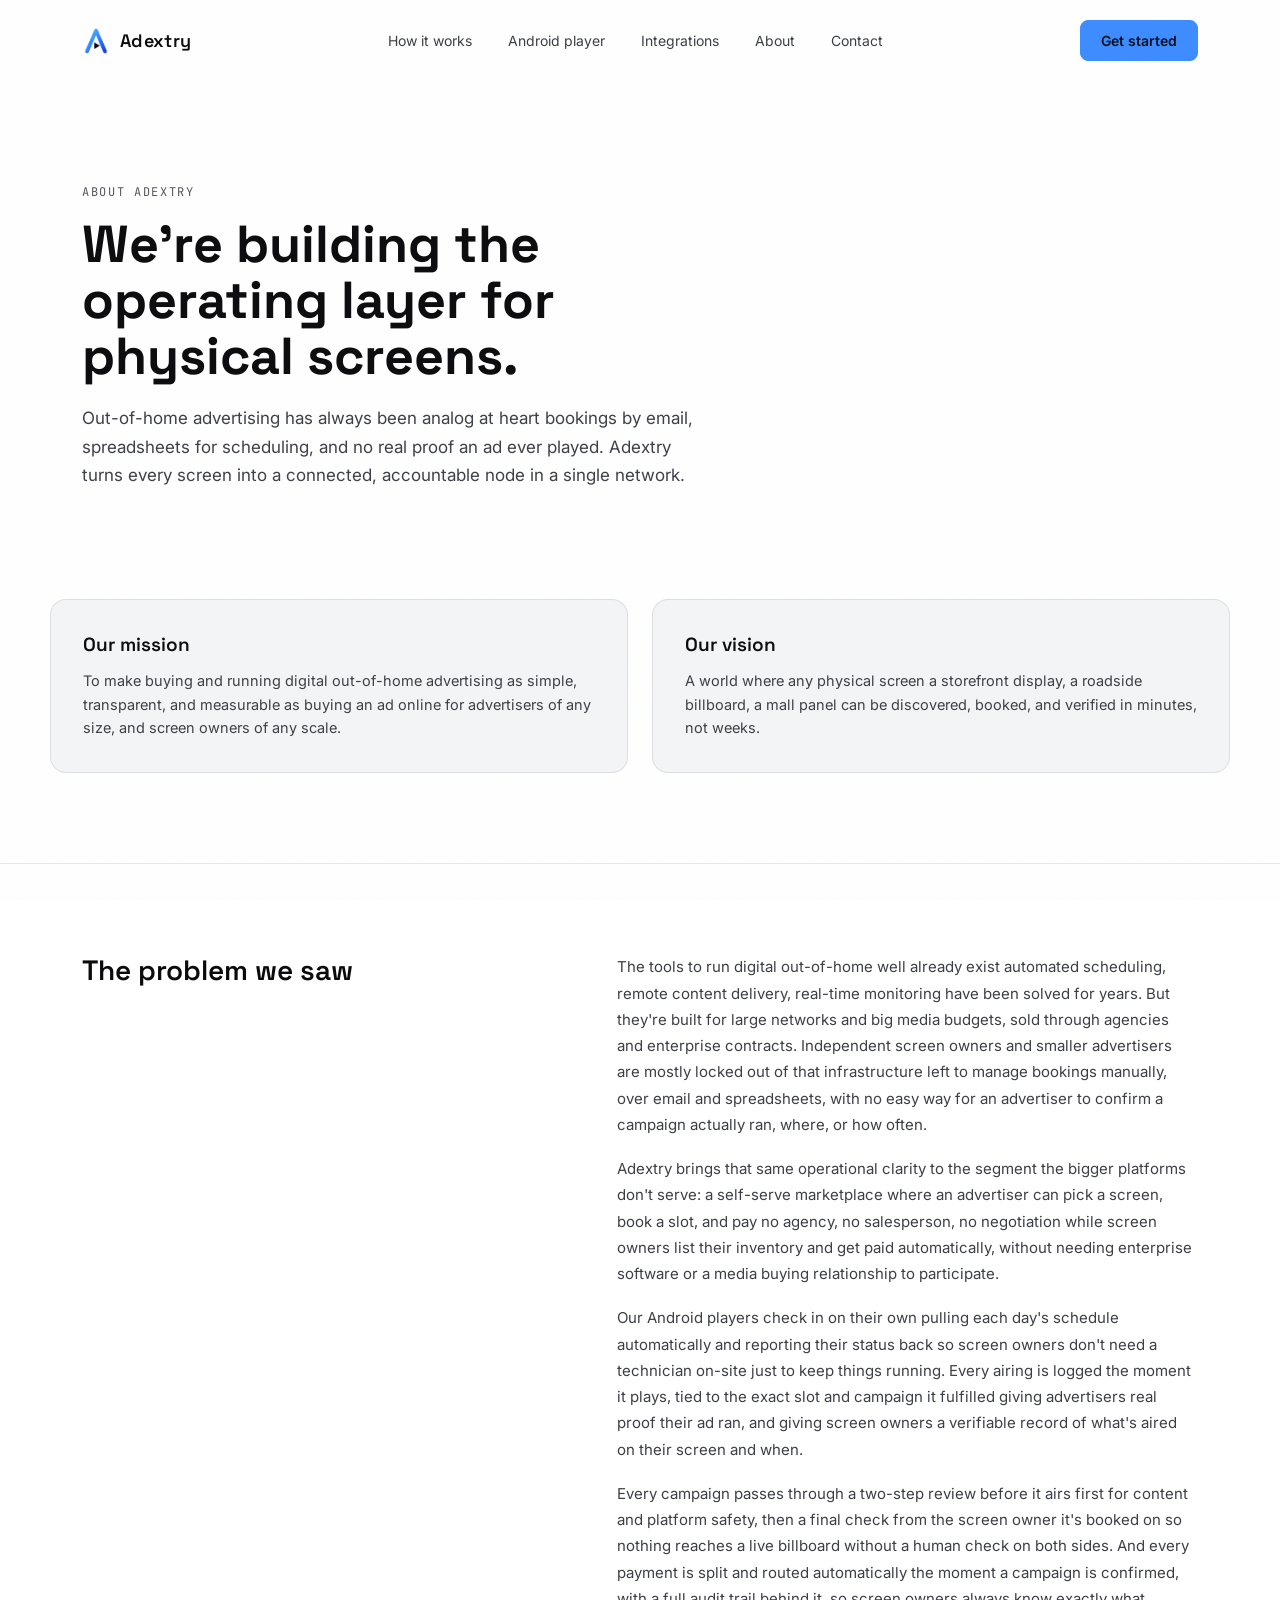
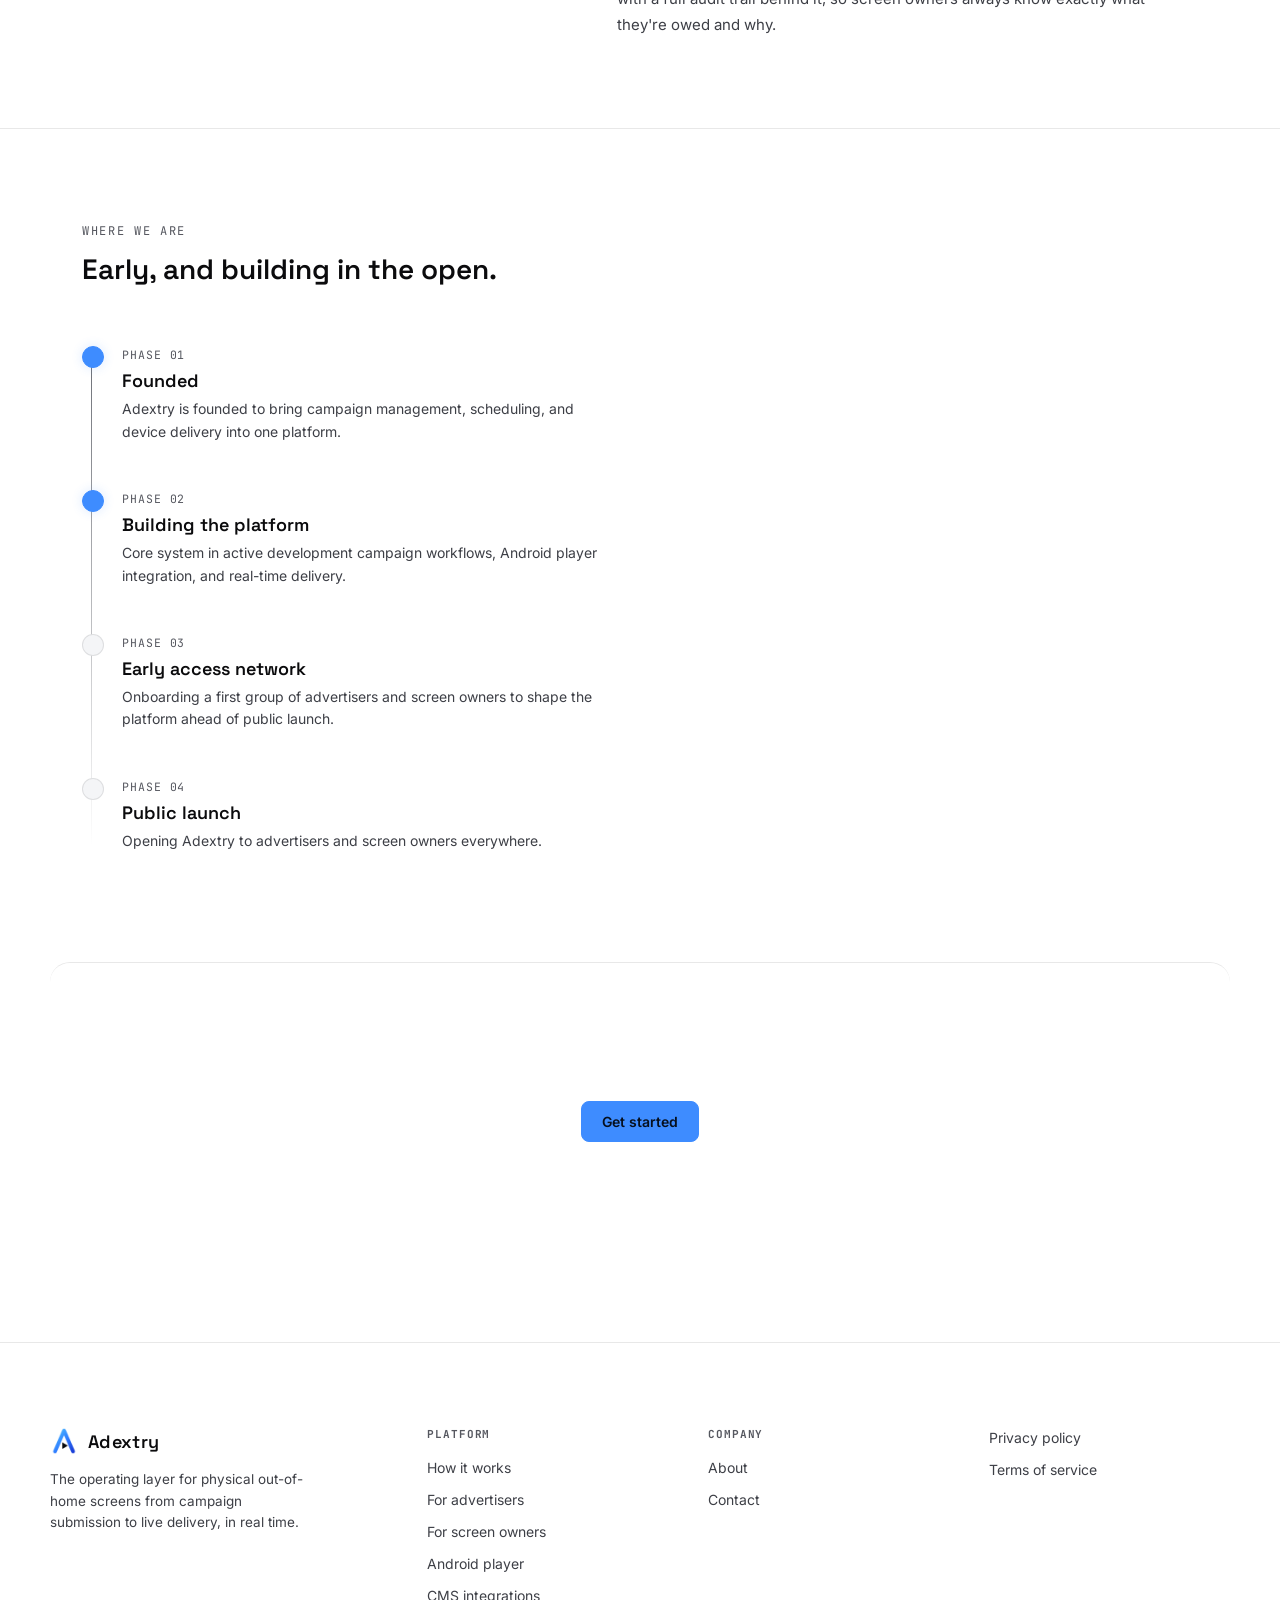
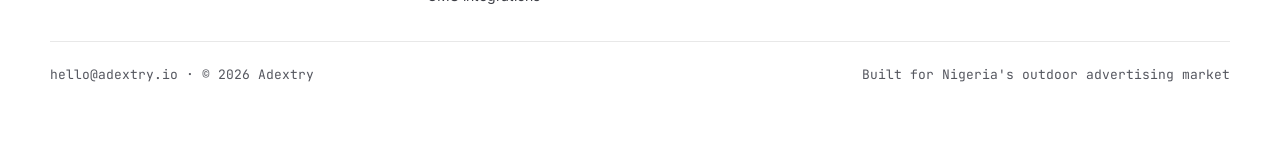
<file: about/index.html>
<!DOCTYPE html>
<html lang="en">
<head>
<meta charset="UTF-8" />
<meta name="viewport" content="width=device-width, initial-scale=1.0" />
<meta name="color-scheme" content="dark light">
<title>About Adextry</title>

<meta name="description" content="Adextry connects advertisers with digital billboards and screens across Nigeria. Choose your screens, pay in naira, and get proof-of-play for every airing.">
<meta name="theme-color" content="#2563EB">
<link rel="icon" href="../static/images/logo/favicon.ico" sizes="any">
<link rel="icon" type="image/png" sizes="32x32" href="../static/images/logo/favicon-32.png">
<link rel="icon" type="image/png" sizes="192x192" href="../static/images/logo/favicon-192.png">
<link rel="apple-touch-icon" href="../static/images/logo/apple-touch-icon.png">
<meta property="og:site_name" content="Adextry">
<meta property="og:type" content="website">
<meta property="og:title" content="Adextry: advertise on real screens, without the salesperson">
<meta property="og:description" content="Book digital billboards across Nigeria. Proof-of-play for every airing.">
<meta property="og:image" content="://../static/images/logo/og-image.png">
<meta name="twitter:card" content="summary_large_image">

<link rel="preconnect" href="https://fonts.googleapis.com">
<link href="https://fonts.googleapis.com/css2?family=Space+Grotesk:wght@400;500;600;700&family=Inter:wght@400;500;600&family=JetBrains+Mono:wght@400;500&display=swap" rel="stylesheet">
<link rel="stylesheet" href="../static/css/adextry/base.css">

<!--<script src="https://unpkg.com/htmx.org@1.9.10"></script>-->

 
<link rel="stylesheet" href="../static/css/adextry/components.css">
<link rel="stylesheet" href="../static/css/adextry/about.css">

<link rel="stylesheet" href="../static/css/adextry/theme-light.css">
</head>
<body>


<nav id="nav">
  <div class="wrap nav-row">
    <a href="../" class="logo">
      <img
        src="../static/images/logo/logo-dark.png"
        alt="Adextry"
        class="logo-mark-img logo-t-dark"
      >
<img
        src="../static/images/logo/logo-light.png"
        alt="" aria-hidden="true"
        class="logo-mark-img logo-t-light"
      >
      <span class="logo-word">Adextry</span>
    </a>

    <div class="nav-links">
      <a href="../how-it-works/"
          class="">How it works</a>
          <a href="../player/" class="">Android player</a>
      <a href="../integrations/"
      class="">Integrations</a>
      <a href="../about/"
          class="">About</a>
      <a href="../contact/"
          class="">Contact</a>
    </div>

    <div class="nav-actions">
      <a href="../contact/" class="btn btn-primary">Get started</a>
    </div>

    <!-- Mobile-only hamburger, hidden on desktop via CSS -->
    <button class="nav-toggle" id="navToggle" aria-label="Open menu" aria-expanded="false" aria-controls="mobileMenu">
      <span></span><span></span><span></span>
    </button>
  </div>
</nav>

<!-- Mobile slide-down menu, hidden on desktop via CSS -->
<div class="mobile-menu" id="mobileMenu">
  <a href="../how-it-works/"
     class="">How it works</a>
  <a href="../player/"
    class="">Android player</a>
  <a href="../integrations/"
    class="">Integrations</a>
  <a href="../about/"
     class="">About</a>
  <a href="../contact/"
     class="">Contact</a>
  <div class="mobile-actions">
    <a href="../contact/" class="btn btn-primary">Get started</a>
  </div>
</div>



<header class="page-head">
  <div class="wrap">
    <span class="eyebrow">About Adextry</span>
    <h1>We're building the operating layer for physical screens.</h1>
    <p>Out-of-home advertising has always been analog at heart bookings by email, spreadsheets for scheduling, and no real proof an ad ever played. Adextry turns every screen into a connected, accountable node in a single network.</p>
  </div>
</header>

<section class="duo wrap">
  <div class="panel reveal">
    <h3>Our mission</h3>
    <p>To make buying and running digital out-of-home advertising as simple, transparent, and measurable as buying an ad online for advertisers of any size, and screen owners of any scale.</p>
  </div>
  <div class="panel reveal" style="transition-delay:120ms">
    <h3>Our vision</h3>
    <p>A world where any physical screen a storefront display, a roadside billboard, a mall panel can be discovered, booked, and verified in minutes, not weeks.</p>
  </div>
</section>

<section class="narrative reveal">
  <div class="wrap grid">
    <h2>The problem we saw</h2>
    <div class="body">
      <p>The tools to run digital out-of-home well already exist automated scheduling, remote content delivery, real-time monitoring have been solved for years. But they're built for large networks and big media budgets, sold through agencies and enterprise contracts. Independent screen owners and smaller advertisers are mostly locked out of that infrastructure left to manage bookings manually, over email and spreadsheets, with no easy way for an advertiser to confirm a campaign actually ran, where, or how often.</p>
      <p>Adextry brings that same operational clarity to the segment the bigger platforms don't serve: a self-serve marketplace where an advertiser can pick a screen, book a slot, and pay no agency, no salesperson, no negotiation while screen owners list their inventory and get paid automatically, without needing enterprise software or a media buying relationship to participate.</p>
      <p>Our Android players check in on their own pulling each day's schedule automatically and reporting their status back so screen owners don't need a technician on-site just to keep things running. Every airing is logged the moment it plays, tied to the exact slot and campaign it fulfilled giving advertisers real proof their ad ran, and giving screen owners a verifiable record of what's aired on their screen and when.</p>
      <p>Every campaign passes through a two-step review before it airs first for content and platform safety, then a final check from the screen owner it's booked on so nothing reaches a live billboard without a human check on both sides. And every payment is split and routed automatically the moment a campaign is confirmed, with a full audit trail behind it, so screen owners always know exactly what they're owed and why.</p>
    </div>
  </div>
</section>

<section class="roadmap">
  <div class="wrap">
    <div class="roadmap-head reveal">
      <span class="eyebrow">Where we are</span>
      <h2>Early, and building in the open.</h2>
    </div>
    <div class="timeline">
      <div class="t-item done reveal">
        <span class="tag">Phase 01</span>
        <h4>Founded</h4>
        <p>Adextry is founded to bring campaign management, scheduling, and device delivery into one platform.</p>
      </div>
      <div class="t-item done reveal" style="transition-delay:80ms">
        <span class="tag">Phase 02</span>
        <h4>Building the platform</h4>
        <p>Core system in active development campaign workflows, Android player integration, and real-time delivery.</p>
      </div>
      <div class="t-item reveal" style="transition-delay:160ms">
        <span class="tag">Phase 03</span>
        <h4>Early access network</h4>
        <p>Onboarding a first group of advertisers and screen owners to shape the platform ahead of public launch.</p>
      </div>
      <div class="t-item reveal" style="transition-delay:240ms">
        <span class="tag">Phase 04</span>
        <h4>Public launch</h4>
        <p>Opening Adextry to advertisers and screen owners everywhere.</p>
      </div>
    </div>
  </div>
</section>

<div class="cta-banner reveal">
  <h3>Want to be part of the network from day one?</h3>
  <a href="../contact/" class="btn btn-primary">Get started</a>
</div>




<footer class="site-footer">
  <div class="wrap footer-grid">

    <div class="footer-brand">
      <div class="logo">
        <img
          src="../static/images/logo/logo-dark.png"
          alt="Adextry"
          class="logo-mark-img logo-t-dark"
        >
<img
          src="../static/images/logo/logo-light.png"
          alt="" aria-hidden="true"
          class="logo-mark-img logo-t-light"
        >
        <span class="logo-word">Adextry</span>
      </div>
      <p>The operating layer for physical out-of-home screens from campaign submission to live delivery, in real time.</p>
      <!--
        <div class="social-row">
          <a href="#" aria-label="X / Twitter">X</a>
          <a href="#" aria-label="LinkedIn">in</a>
          <a href="#" aria-label="Instagram">IG</a>
        </div>
      -->
    </div>

    <div class="footer-col">
      <h4>Platform</h4>
      <ul>
        <li><a href="../how-it-works/">How it works</a></li>
        <li><a href="../how-it-works/#advertisers">For advertisers</a></li>
        <li><a href="../how-it-works/#screen-owners">For screen owners</a></li>
        <li><a href="../player/">Android player</a></li>
        <li><a href="../integrations/">CMS integrations</a></li>
      </ul>
    </div>

    <div class="footer-col">
      <h4>Company</h4>
      <ul>
        <li><a href="../about/">About</a></li>
        <li><a href="../contact/">Contact</a></li>
      </ul>
    </div>

    <div class="footer-col">
      <ul>
        <li><a href="../privacy/">Privacy policy</a></li>
        <li><a href="../terms/">Terms of service</a></li>
       </ul>
     </div>

  </div>

  <div class="wrap footer-bottom">
    <div class="footer-meta">
      <a href="mailto:hello@adextry.io">hello@adextry.io</a>
      <span class="dot">&middot;</span>
      <span>&copy; 2026 Adextry</span>
    </div>
    <div class="footer-meta">
      <span>Built for Nigeria's outdoor advertising market</span>
    </div>
  </div>
</footer>

<script src="../static/js/adextry/base.js"></script>

</body>
</html>
</file>
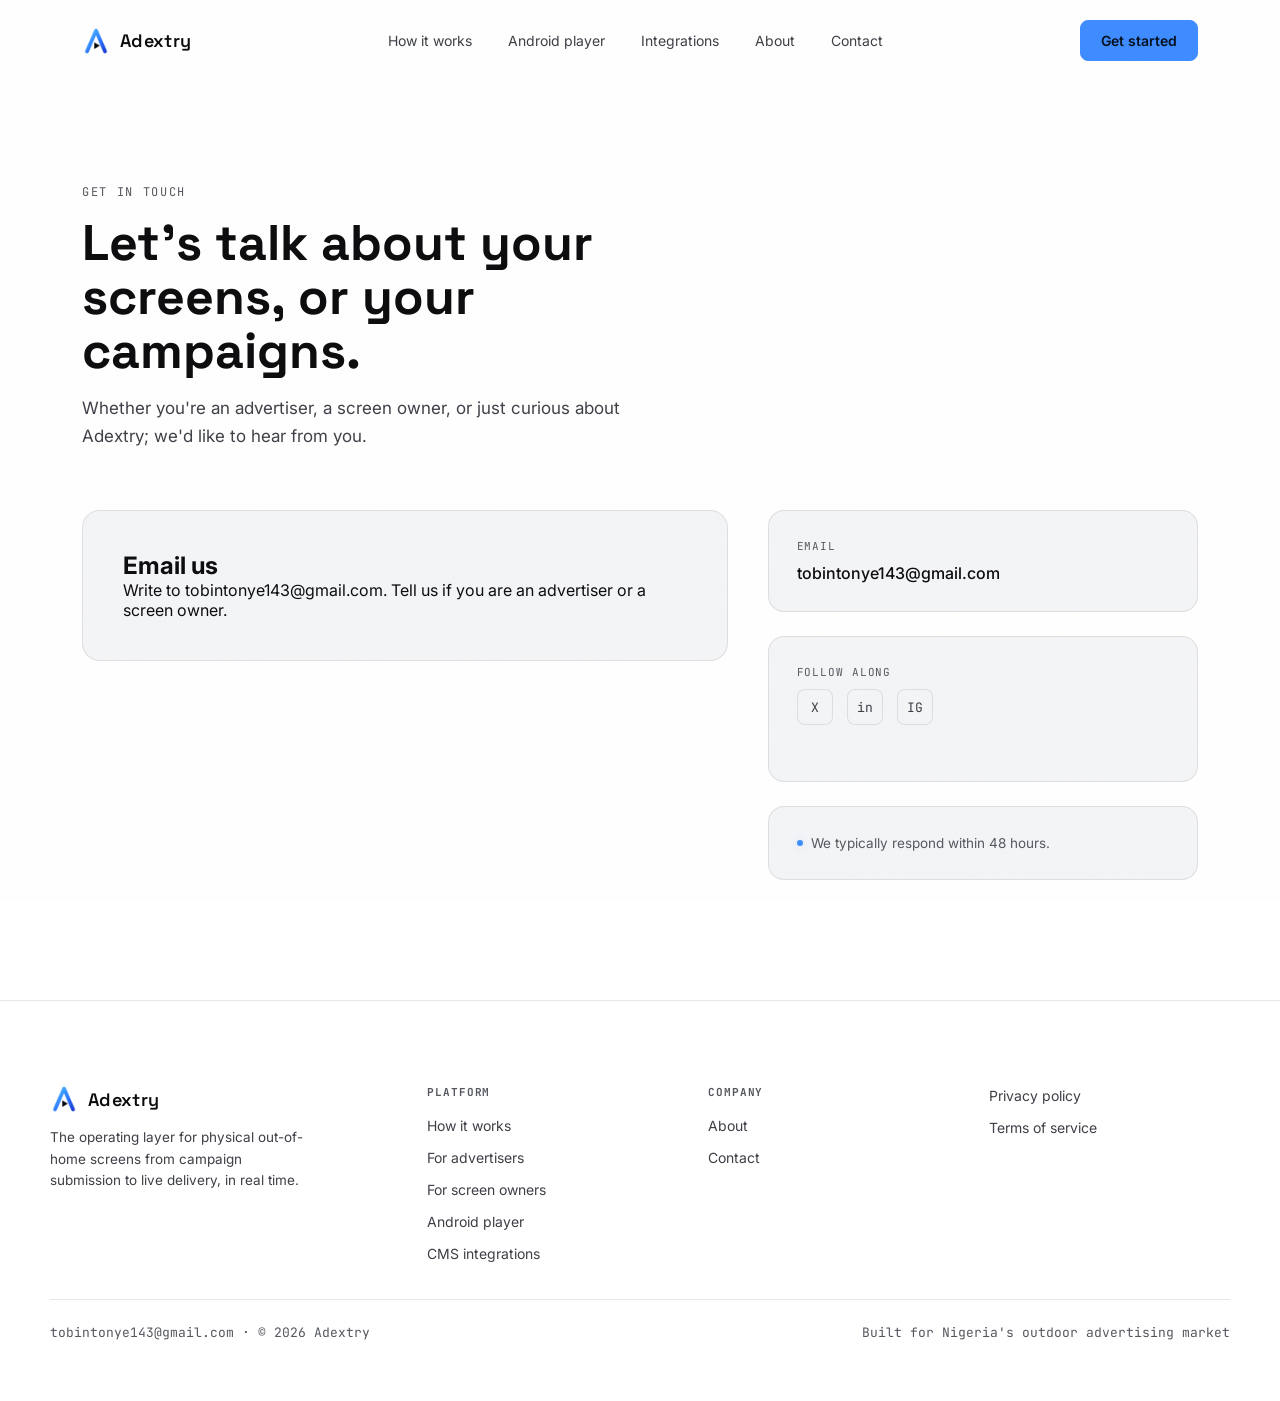
<file: contact/index.html>
<!DOCTYPE html>
<html lang="en">
<head>
<meta charset="UTF-8" />
<meta name="viewport" content="width=device-width, initial-scale=1.0" />
<meta name="color-scheme" content="dark light">
<title>Contact Adextry</title>

<meta name="description" content="Adextry connects advertisers with digital billboards and screens across Nigeria. Choose your screens, pay in naira, and get proof-of-play for every airing.">
<meta name="theme-color" content="#2563EB">
<link rel="icon" href="../static/images/logo/favicon.ico" sizes="any">
<link rel="icon" type="image/png" sizes="32x32" href="../static/images/logo/favicon-32.png">
<link rel="icon" type="image/png" sizes="192x192" href="../static/images/logo/favicon-192.png">
<link rel="apple-touch-icon" href="../static/images/logo/apple-touch-icon.png">
<meta property="og:site_name" content="Adextry">
<meta property="og:type" content="website">
<meta property="og:title" content="Adextry: advertise on real screens, without the salesperson">
<meta property="og:description" content="Book digital billboards across Nigeria. Proof-of-play for every airing.">
<meta property="og:image" content="://../static/images/logo/og-image.png">
<meta name="twitter:card" content="summary_large_image">

<link rel="preconnect" href="https://fonts.googleapis.com">
<link href="https://fonts.googleapis.com/css2?family=Space+Grotesk:wght@400;500;600;700&family=Inter:wght@400;500;600&family=JetBrains+Mono:wght@400;500&display=swap" rel="stylesheet">
<link rel="stylesheet" href="../static/css/adextry/base.css">

<!---->


<link rel="stylesheet" href="../static/css/adextry/contact.css">


<link rel="stylesheet" href="../static/css/adextry/theme-light.css">
</head>
<body>


<nav id="nav">
  <div class="wrap nav-row">
    <a href="../" class="logo">
      <img
        src="../static/images/logo/logo-dark.png"
        alt="Adextry"
        class="logo-mark-img logo-t-dark"
      >
<img
        src="../static/images/logo/logo-light.png"
        alt="" aria-hidden="true"
        class="logo-mark-img logo-t-light"
      >
      <span class="logo-word">Adextry</span>
    </a>

    <div class="nav-links">
      <a href="../how-it-works/"
          class="">How it works</a>
          <a href="../player/" class="">Android player</a>
      <a href="../integrations/"
      class="">Integrations</a>
      <a href="../about/"
          class="">About</a>
      <a href="../contact/"
          class="">Contact</a>
    </div>

    <div class="nav-actions">
      <a href="../contact/" class="btn btn-primary">Get started</a>
    </div>

    <!-- Mobile-only hamburger, hidden on desktop via CSS -->
    <button class="nav-toggle" id="navToggle" aria-label="Open menu" aria-expanded="false" aria-controls="mobileMenu">
      <span></span><span></span><span></span>
    </button>
  </div>
</nav>

<!-- Mobile slide-down menu, hidden on desktop via CSS -->
<div class="mobile-menu" id="mobileMenu">
  <a href="../how-it-works/"
     class="">How it works</a>
  <a href="../player/"
    class="">Android player</a>
  <a href="../integrations/"
    class="">Integrations</a>
  <a href="../about/"
     class="">About</a>
  <a href="../contact/"
     class="">Contact</a>
  <div class="mobile-actions">
    <a href="../contact/" class="btn btn-primary">Get started</a>
  </div>
</div>



<header class="page-head">
  <div class="wrap">
    <span class="eyebrow">Get in touch</span>
    <h1>Let's talk about your screens, or your campaigns.</h1>
    <p>Whether you're an advertiser, a screen owner, or just curious about Adextry; we'd like to hear from you.</p>
  </div>
</header>

<section class="wrap contact-grid">
  
  <!-- HTMX Target Wrapper -->
  <div id="contact-panel-container" class="form-panel reveal"><h2 style="margin-top:0">Email us</h2><p>Write to <a href="mailto:tobintonye143@gmail.com">tobintonye143@gmail.com</a>. Tell us if you are an advertiser or a screen owner.</p></div>

  <div class="info-panel">
    <div class="info-card reveal">
      <div class="label">Email</div>
      <div class="value"><a href="mailto:tobintonye143@gmail.com?subject=Inquiry%20from%20Adextry%20Website">tobintonye143@gmail.com</a></div>
    </div>
    <div class="info-card reveal" style="transition-delay:80ms">
      <div class="label">Follow along</div>
      <div class="social-row">
        <a href="#" aria-label="X / Twitter">X</a>
        <a href="#" aria-label="LinkedIn">in</a>
        <a href="#" aria-label="Instagram">IG</a>
      </div>
    </div>
    <div class="info-card reveal" style="transition-delay:160ms">
      <p class="response-note">We typically respond within 48 hours.</p>
    </div>
  </div>
</section>




<footer class="site-footer">
  <div class="wrap footer-grid">

    <div class="footer-brand">
      <div class="logo">
        <img
          src="../static/images/logo/logo-dark.png"
          alt="Adextry"
          class="logo-mark-img logo-t-dark"
        >
<img
          src="../static/images/logo/logo-light.png"
          alt="" aria-hidden="true"
          class="logo-mark-img logo-t-light"
        >
        <span class="logo-word">Adextry</span>
      </div>
      <p>The operating layer for physical out-of-home screens from campaign submission to live delivery, in real time.</p>
      <!--
        <div class="social-row">
          <a href="#" aria-label="X / Twitter">X</a>
          <a href="#" aria-label="LinkedIn">in</a>
          <a href="#" aria-label="Instagram">IG</a>
        </div>
      -->
    </div>

    <div class="footer-col">
      <h4>Platform</h4>
      <ul>
        <li><a href="../how-it-works/">How it works</a></li>
        <li><a href="../how-it-works/#advertisers">For advertisers</a></li>
        <li><a href="../how-it-works/#screen-owners">For screen owners</a></li>
        <li><a href="../player/">Android player</a></li>
        <li><a href="../integrations/">CMS integrations</a></li>
      </ul>
    </div>

    <div class="footer-col">
      <h4>Company</h4>
      <ul>
        <li><a href="../about/">About</a></li>
        <li><a href="../contact/">Contact</a></li>
      </ul>
    </div>

    <div class="footer-col">
      <ul>
        <li><a href="../privacy/">Privacy policy</a></li>
        <li><a href="../terms/">Terms of service</a></li>
       </ul>
     </div>

  </div>

  <div class="wrap footer-bottom">
    <div class="footer-meta">
      <a href="mailto:tobintonye143@gmail.com">tobintonye143@gmail.com</a>
      <span class="dot">&middot;</span>
      <span>&copy; 2026 Adextry</span>
    </div>
    <div class="footer-meta">
      <span>Built for Nigeria's outdoor advertising market</span>
    </div>
  </div>
</footer>

<script src="../static/js/adextry/base.js"></script>

</body>
</html>
</file>
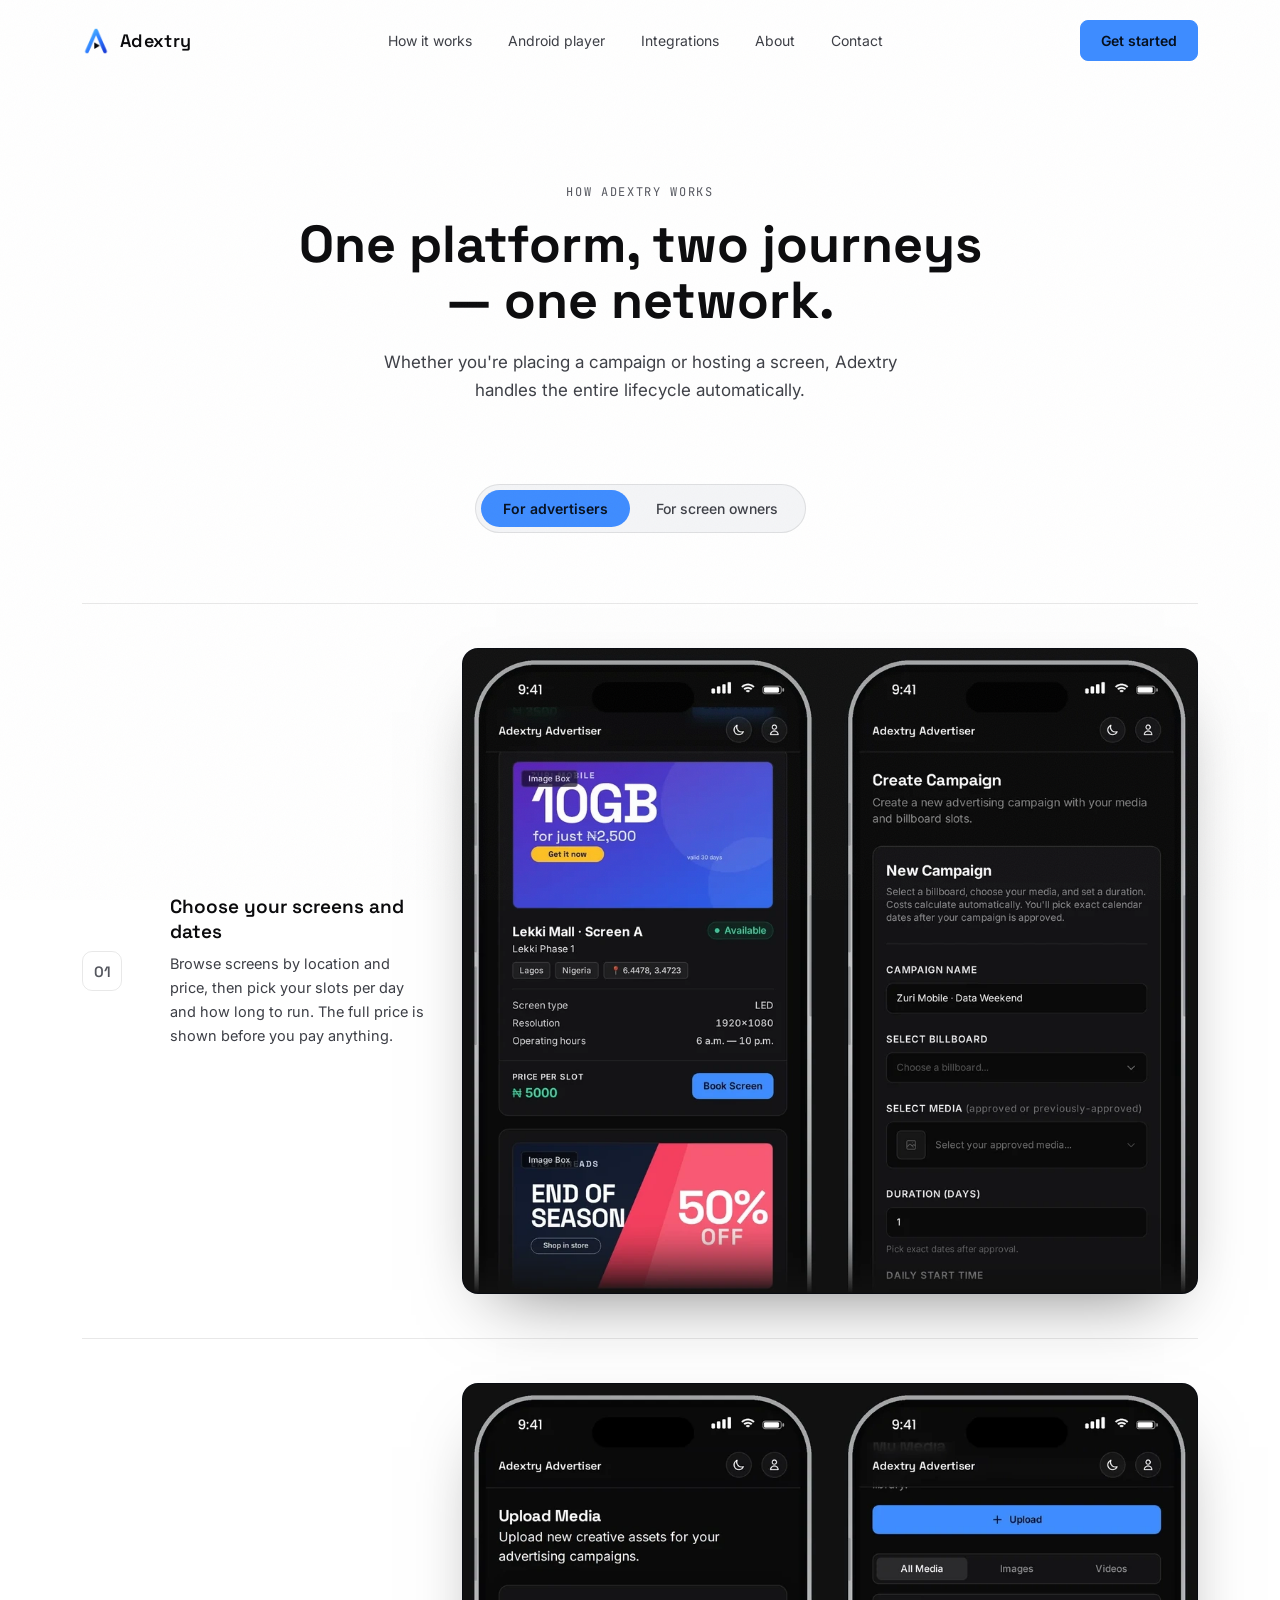
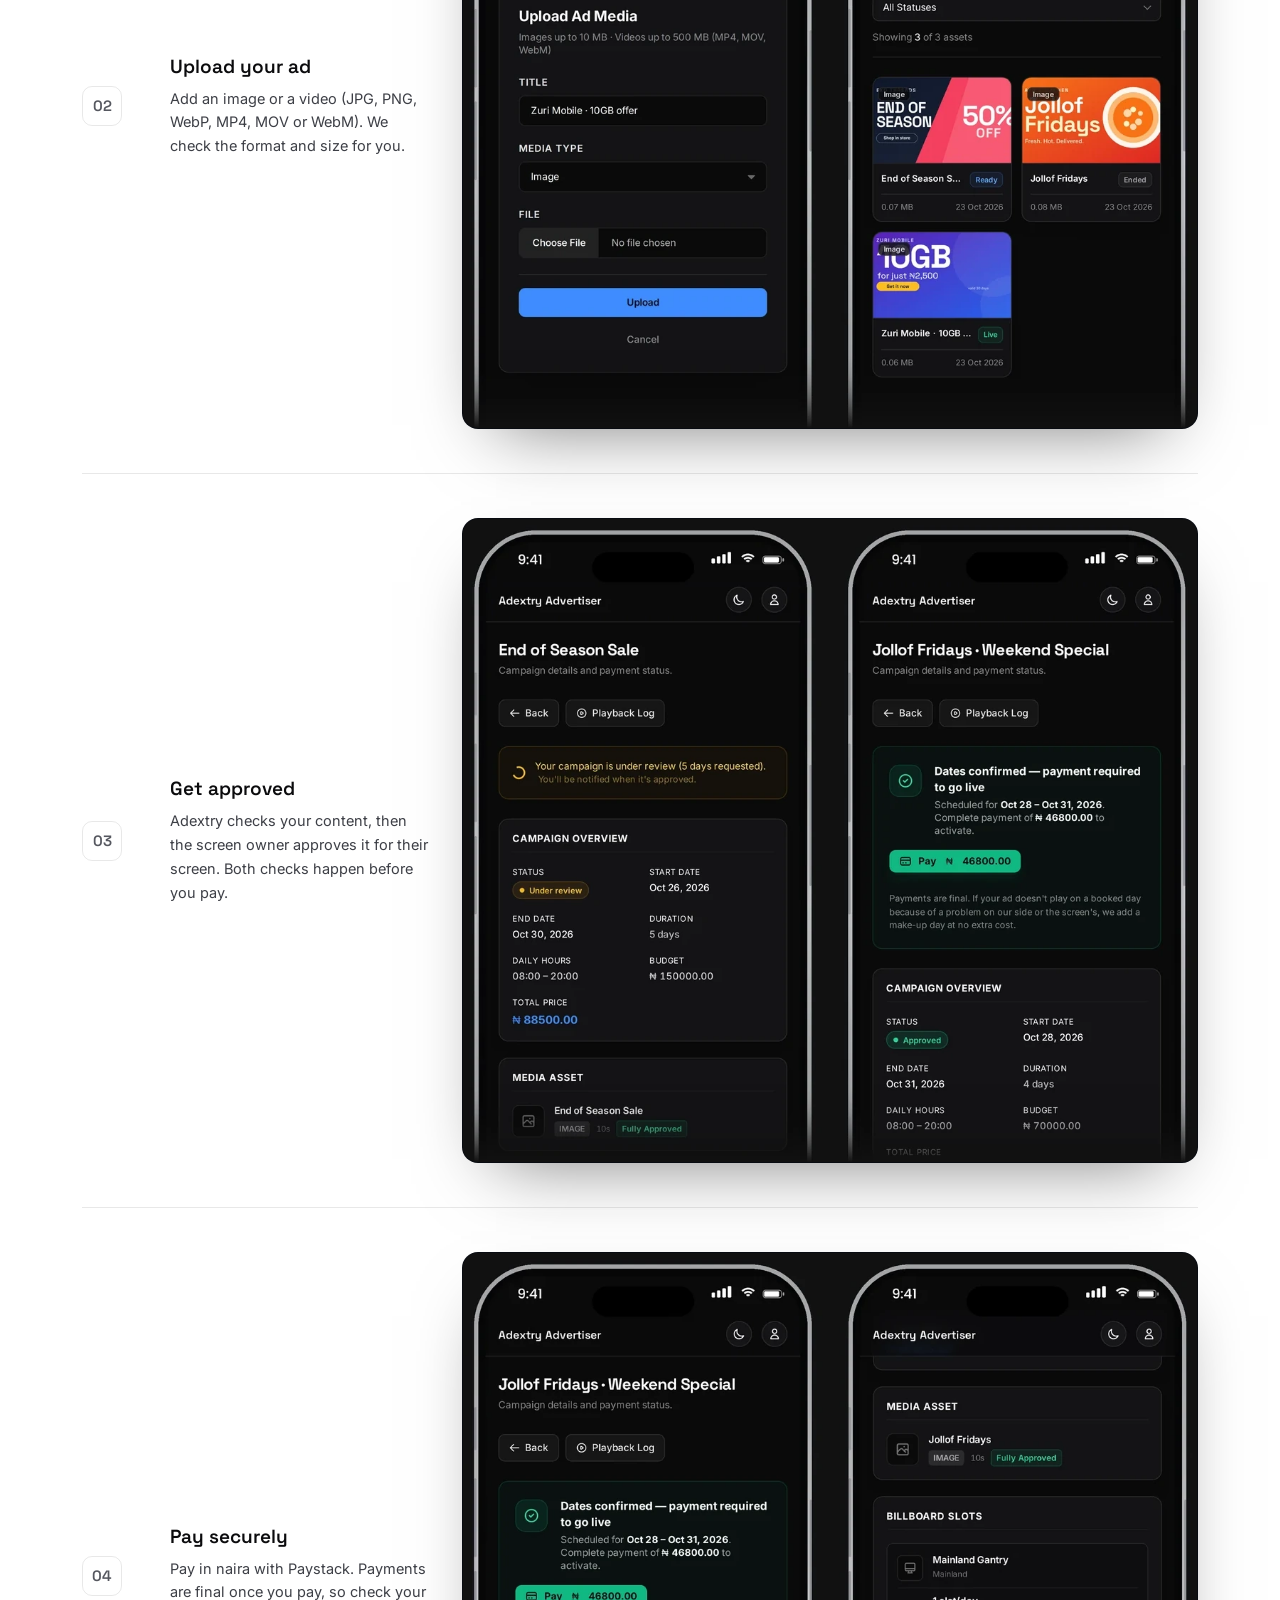
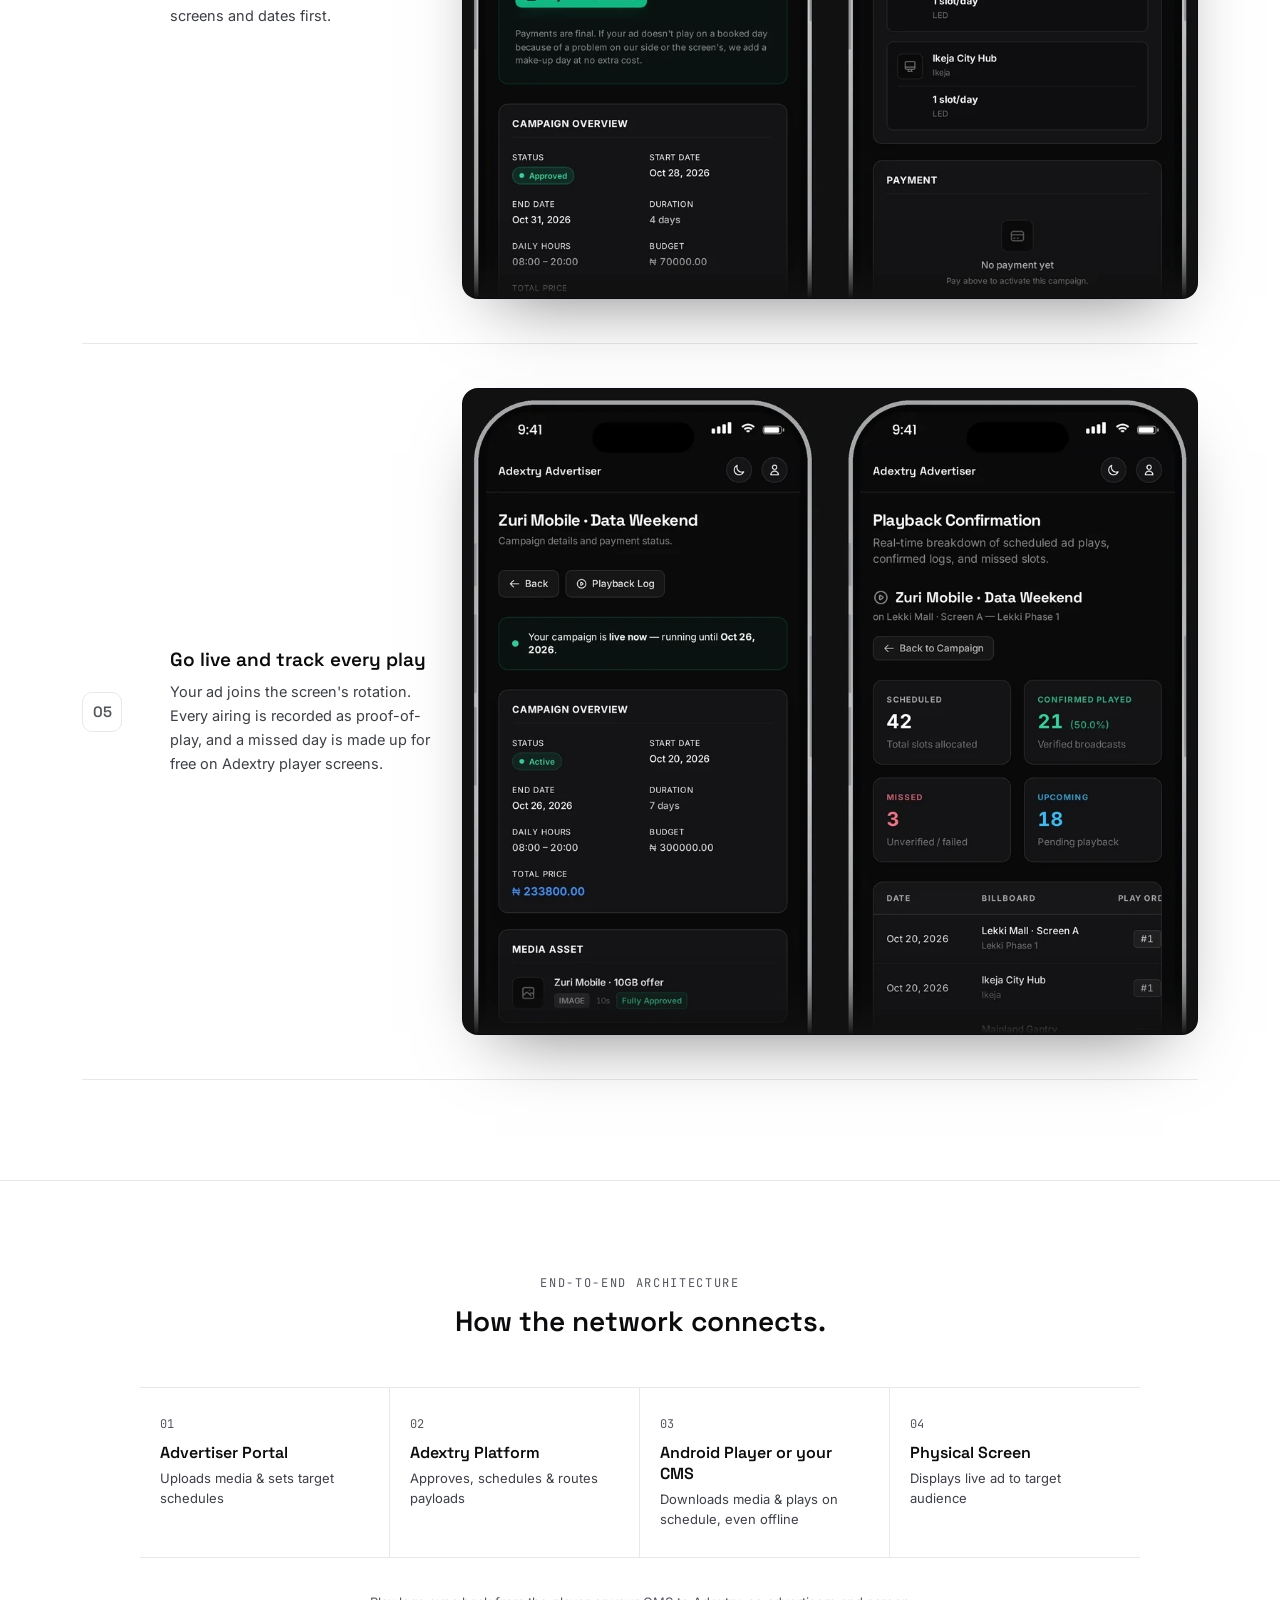
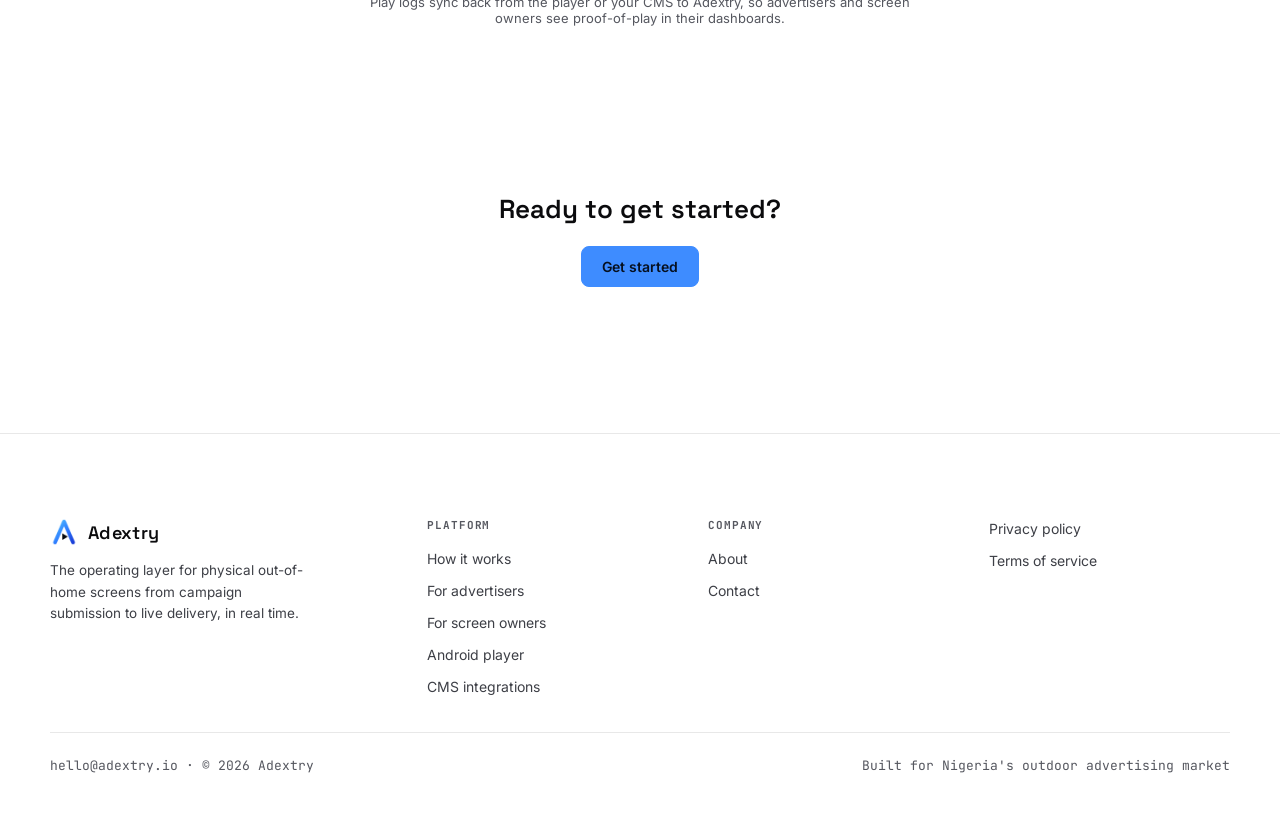
<file: how-it-works/index.html>
<!DOCTYPE html>
<html lang="en">
<head>
<meta charset="UTF-8" />
<meta name="viewport" content="width=device-width, initial-scale=1.0" />
<meta name="color-scheme" content="dark light">
<title>How it works · Adextry</title>

<meta name="description" content="See how advertisers book screens and how screen owners earn on Adextry: choose, get approved, pay, go live, and get proof-of-play.">
<meta name="theme-color" content="#2563EB">
<link rel="icon" href="../static/images/logo/favicon.ico" sizes="any">
<link rel="icon" type="image/png" sizes="32x32" href="../static/images/logo/favicon-32.png">
<link rel="icon" type="image/png" sizes="192x192" href="../static/images/logo/favicon-192.png">
<link rel="apple-touch-icon" href="../static/images/logo/apple-touch-icon.png">
<meta property="og:site_name" content="Adextry">
<meta property="og:type" content="website">
<meta property="og:title" content="Adextry: advertise on real screens, without the salesperson">
<meta property="og:description" content="Book digital billboards across Nigeria. Proof-of-play for every airing.">
<meta property="og:image" content="://../static/images/logo/og-image.png">
<meta name="twitter:card" content="summary_large_image">

<link rel="preconnect" href="https://fonts.googleapis.com">
<link href="https://fonts.googleapis.com/css2?family=Space+Grotesk:wght@400;500;600;700&family=Inter:wght@400;500;600&family=JetBrains+Mono:wght@400;500&display=swap" rel="stylesheet">
<link rel="stylesheet" href="../static/css/adextry/base.css">

<!--<script src="https://unpkg.com/htmx.org@1.9.10"></script>-->


<link rel="stylesheet" href="../static/css/adextry/components.css">
<link rel="stylesheet" href="../static/css/adextry/how_it_works.css">
<link rel="stylesheet" href="../static/css/adextry/marketing.css">

<link rel="stylesheet" href="../static/css/adextry/theme-light.css">
</head>
<body>


<nav id="nav">
  <div class="wrap nav-row">
    <a href="../" class="logo">
      <img
        src="../static/images/logo/logo-dark.png"
        alt="Adextry"
        class="logo-mark-img logo-t-dark"
      >
<img
        src="../static/images/logo/logo-light.png"
        alt="" aria-hidden="true"
        class="logo-mark-img logo-t-light"
      >
      <span class="logo-word">Adextry</span>
    </a>

    <div class="nav-links">
      <a href="../how-it-works/"
          class="">How it works</a>
          <a href="../player/" class="">Android player</a>
      <a href="../integrations/"
      class="">Integrations</a>
      <a href="../about/"
          class="">About</a>
      <a href="../contact/"
          class="">Contact</a>
    </div>

    <div class="nav-actions">
      <a href="../contact/" class="btn btn-primary">Get started</a>
    </div>

    <!-- Mobile-only hamburger, hidden on desktop via CSS -->
    <button class="nav-toggle" id="navToggle" aria-label="Open menu" aria-expanded="false" aria-controls="mobileMenu">
      <span></span><span></span><span></span>
    </button>
  </div>
</nav>

<!-- Mobile slide-down menu, hidden on desktop via CSS -->
<div class="mobile-menu" id="mobileMenu">
  <a href="../how-it-works/"
     class="">How it works</a>
  <a href="../player/"
    class="">Android player</a>
  <a href="../integrations/"
    class="">Integrations</a>
  <a href="../about/"
     class="">About</a>
  <a href="../contact/"
     class="">Contact</a>
  <div class="mobile-actions">
    <a href="../contact/" class="btn btn-primary">Get started</a>
  </div>
</div>



<header class="page-head">
  <div class="wrap">
    <span class="eyebrow">How Adextry works</span>
    <h1>One platform, two journeys — one network.</h1>
    <p>Whether you're placing a campaign or hosting a screen, Adextry handles the entire lifecycle automatically.</p>
  </div>
</header>

<div class="toggle-wrap">
  <div class="toggle">
    <button id="tab-advertisers" class="active" onclick="showTrack('advertisers')">For advertisers</button>
    <button id="tab-owners" onclick="showTrack('owners')">For screen owners</button>
  </div>
</div>


<section id="advertisers" class="track active wrap">
  <div class="steps steps--visual">
    <div class="step reveal">
      <div class="step-num">01</div>
      <div><h3>Choose your screens and dates</h3><p>Browse screens by location and price, then pick your slots per day and how long to run. The full price is shown before you pay anything.</p></div>
      <div class="media-frame"><picture><source media="(max-width: 760px)" srcset="../static/images/illustrations/how-adv-1-choose-single.webp" width="505" height="905"><img src="../static/images/illustrations/how-adv-1-choose.webp" alt="Choosing screens by location and price" width="1030" height="905" loading="lazy"></picture></div>
    </div>
    <div class="step reveal" style="transition-delay:70ms">
      <div class="step-num">02</div>
      <div><h3>Upload your ad</h3><p>Add an image or a video (JPG, PNG, WebP, MP4, MOV or WebM). We check the format and size for you.</p></div>
      <div class="media-frame"><picture><source media="(max-width: 760px)" srcset="../static/images/illustrations/how-adv-2-upload-single.webp" width="505" height="905"><img src="../static/images/illustrations/how-adv-2-upload.webp" alt="Uploading an ad creative" width="1030" height="905" loading="lazy"></picture></div>

    </div>
    <div class="step reveal" style="transition-delay:140ms">
      <div class="step-num">03</div>
      <div><h3>Get approved</h3><p>Adextry checks your content, then the screen owner approves it for their screen. Both checks happen before you pay.</p></div>
      <div class="media-frame"><picture><source media="(max-width: 760px)" srcset="../static/images/illustrations/how-adv-3-review-single.webp" width="505" height="905"><img src="../static/images/illustrations/how-adv-3-review.webp" alt="Review by Adextry and approval by the screen owner" width="1030" height="905" loading="lazy"></picture></div>

    </div>
    <div class="step reveal" style="transition-delay:210ms">
      <div class="step-num">04</div>
      <div><h3>Pay securely</h3><p>Pay in naira with Paystack. Payments are final once you pay, so check your screens and dates first.</p></div>
     <div class="media-frame"><picture><source media="(max-width: 760px)" srcset="../static/images/illustrations/how-adv-4-pay-single.webp" width="505" height="905"><img src="../static/images/illustrations/how-adv-4-pay.webp" alt="Paying securely for a campaign" width="1030" height="905" loading="lazy"></picture></div>

    </div>
    <div class="step reveal" style="transition-delay:280ms">
      <div class="step-num">05</div>
      <div><h3>Go live and track every play</h3><p>Your ad joins the screen's rotation. Every airing is recorded as proof-of-play, and a missed day is made up for free on Adextry player screens.</p></div>
      <div class="media-frame"><picture><source media="(max-width: 760px)" srcset="../static/images/illustrations/how-adv-5-live-single.webp" width="505" height="905"><img src="../static/images/illustrations/how-adv-5-live.webp" alt="An ad playing on a billboard with proof-of-play" width="1030" height="905" loading="lazy"></picture></div>

    </div>
  </div>
</section>

<section id="owners" class="track wrap">
  <div class="steps steps--visual">
    <div class="step reveal">
      <div class="step-num">01</div>
      <div><h3>Register and get verified</h3><p>Create your account and add your business details. We verify every screen owner before they can list screens.</p></div>
      <div class="media-frame"><picture><source media="(max-width: 760px)" srcset="../static/images/illustrations/how-own-1-register-single.webp" width="505" height="905"><img src="../static/images/illustrations/how-own-1-register.webp" alt="A verified screen owner profile" width="1030" height="905" loading="lazy"></picture></div>
    </div>
    <div class="step reveal" style="transition-delay:70ms">
      <div class="step-num">02</div>
      <div><h3>List your screen</h3><p>Add the location, your price per slot, operating hours and slots per loop. Advertisers can then find and book it.</p></div>
      <div class="media-frame"><picture><source media="(max-width: 760px)" srcset="../static/images/illustrations/how-own-2-list-single.webp" width="505" height="905"><img src="../static/images/illustrations/how-own-2-list.webp" alt="Listing a screen with price and hours" width="1030" height="905" loading="lazy"></picture></div>

    </div>
    <div class="step reveal" style="transition-delay:140ms">
      <div class="step-num">03</div>
      <div><h3>Connect your player</h3><p>Install the Adextry Player on an Android box and enter the pairing code in your dashboard. Already use a CMS? <a href="../integrations/" style="color:var(--accent)">Connect it instead</a>. <a href="../player/" style="color:var(--accent)">Player setup guide</a>.</p></div>
     <div class="media-frame"><picture><source media="(max-width: 760px)" srcset="../static/images/illustrations/how-own-3-pair-single.webp" width="505" height="905"><img src="../static/images/illustrations/how-own-3-pair.webp" alt="Pairing an Android box with a dashboard code" width="1030" height="905" loading="lazy"></picture></div>
    </div>
    <div class="step reveal" style="transition-delay:210ms">
      <div class="step-num">04</div>
      <div><h3>Approve campaigns</h3><p>Review each request and approve what you want on your screen. Approved ads join your rotation automatically.</p></div>
      <div class="media-frame"><picture><source media="(max-width: 760px)" srcset="../static/images/illustrations/how-own-4-approve-single.webp" width="505" height="905"><img src="../static/images/illustrations/how-own-4-approve.webp" alt="Approving a campaign request" width="1030" height="905" loading="lazy"></picture></div>
    </div>
    <div class="step reveal" style="transition-delay:280ms">
      <div class="step-num">05</div>
      <div><h3>Get paid automatically</h3><p>Your share of every payment goes straight to your bank account through Paystack. There is nothing to withdraw.</p></div>
      <div class="media-frame"><picture><source media="(max-width: 760px)" srcset="../static/images/illustrations/how-own-5-paid-single.webp" width="505" height="905"><img src="../static/images/illustrations/how-own-5-paid.webp" alt="A payment notification on a phone" width="1030" height="905" loading="lazy"></picture></div>
    </div>
  </div>
</section>


<section class="loop reveal">
  <div class="wrap">
    <div class="loop-head">
      <span class="eyebrow">End-to-End Architecture</span>
      <h2>How the network connects.</h2>
    </div>

    <div class="flow">
      <div class="flow-step">
        <span class="flow-num">01</span>
        <div>
          <h4>Advertiser Portal</h4>
          <p>Uploads media &amp; sets target schedules</p>
        </div>
      </div>
      <div class="flow-step">
        <span class="flow-num">02</span>
        <div>
          <h4>Adextry Platform</h4>
          <p>Approves, schedules &amp; routes payloads</p>
        </div>
      </div>
      <div class="flow-step">
        <span class="flow-num">03</span>
        <div>
          <h4>Android Player or your CMS</h4>
          <p>Downloads media &amp; plays on schedule, even offline</p>
        </div>
      </div>
      <div class="flow-step">
        <span class="flow-num">04</span>
        <div>
          <h4>Physical Screen</h4>
          <p>Displays live ad to target audience</p>
        </div>
      </div>
    </div>

  <p class="loop-return">Play logs sync back from the player or your CMS to Adextry, so advertisers and screen owners see proof-of-play in their dashboards.</p>
  </div>
</section>

<div class="cta-banner reveal">
  <h3 id="cta-heading">Ready to get started?</h3>
  <a href="../contact/" class="btn btn-primary" id="cta-btn">Get started</a>
</div>




<footer class="site-footer">
  <div class="wrap footer-grid">

    <div class="footer-brand">
      <div class="logo">
        <img
          src="../static/images/logo/logo-dark.png"
          alt="Adextry"
          class="logo-mark-img logo-t-dark"
        >
<img
          src="../static/images/logo/logo-light.png"
          alt="" aria-hidden="true"
          class="logo-mark-img logo-t-light"
        >
        <span class="logo-word">Adextry</span>
      </div>
      <p>The operating layer for physical out-of-home screens from campaign submission to live delivery, in real time.</p>
      <!--
        <div class="social-row">
          <a href="#" aria-label="X / Twitter">X</a>
          <a href="#" aria-label="LinkedIn">in</a>
          <a href="#" aria-label="Instagram">IG</a>
        </div>
      -->
    </div>

    <div class="footer-col">
      <h4>Platform</h4>
      <ul>
        <li><a href="../how-it-works/">How it works</a></li>
        <li><a href="../how-it-works/#advertisers">For advertisers</a></li>
        <li><a href="../how-it-works/#screen-owners">For screen owners</a></li>
        <li><a href="../player/">Android player</a></li>
        <li><a href="../integrations/">CMS integrations</a></li>
      </ul>
    </div>

    <div class="footer-col">
      <h4>Company</h4>
      <ul>
        <li><a href="../about/">About</a></li>
        <li><a href="../contact/">Contact</a></li>
      </ul>
    </div>

    <div class="footer-col">
      <ul>
        <li><a href="../privacy/">Privacy policy</a></li>
        <li><a href="../terms/">Terms of service</a></li>
       </ul>
     </div>

  </div>

  <div class="wrap footer-bottom">
    <div class="footer-meta">
      <a href="mailto:hello@adextry.io">hello@adextry.io</a>
      <span class="dot">&middot;</span>
      <span>&copy; 2026 Adextry</span>
    </div>
    <div class="footer-meta">
      <span>Built for Nigeria's outdoor advertising market</span>
    </div>
  </div>
</footer>

<script src="../static/js/adextry/base.js"></script>

<script src="../static/js/adextry/how_it_works.js"></script>

</body>
</html>
</file>
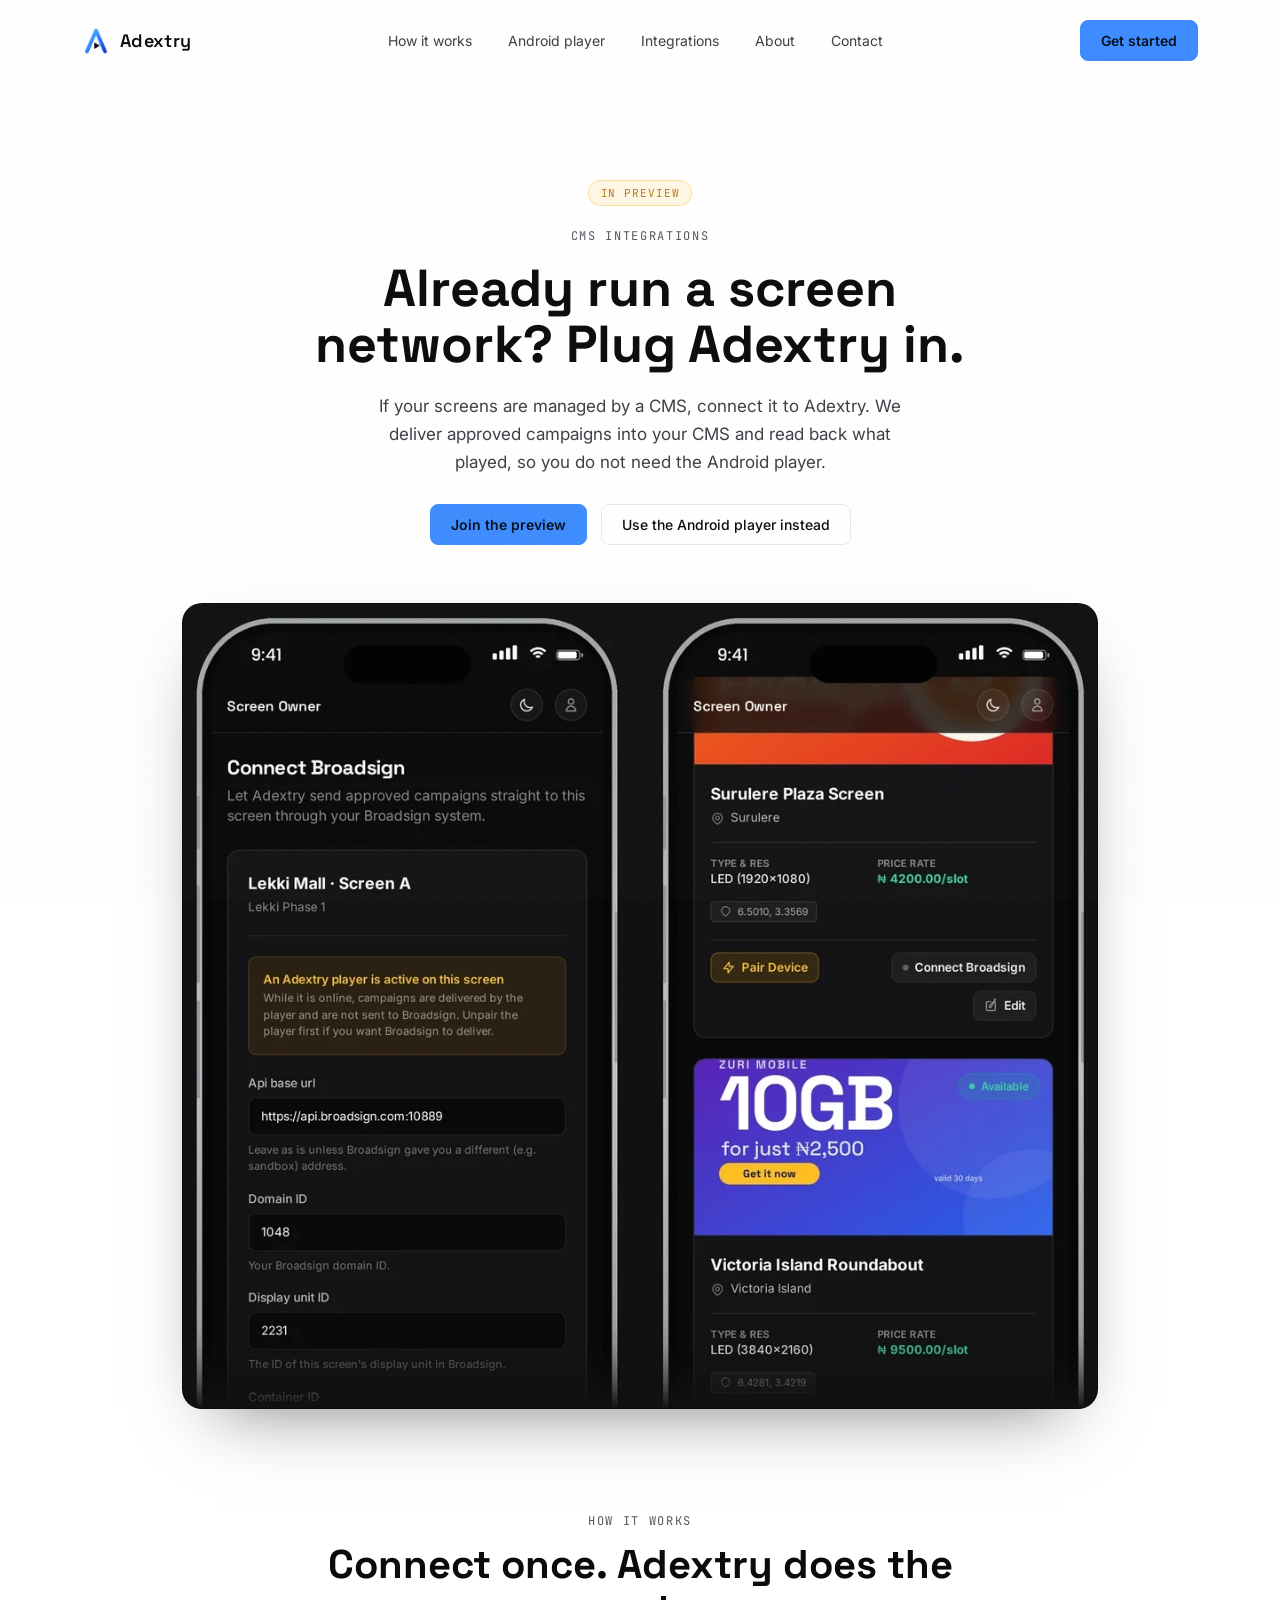
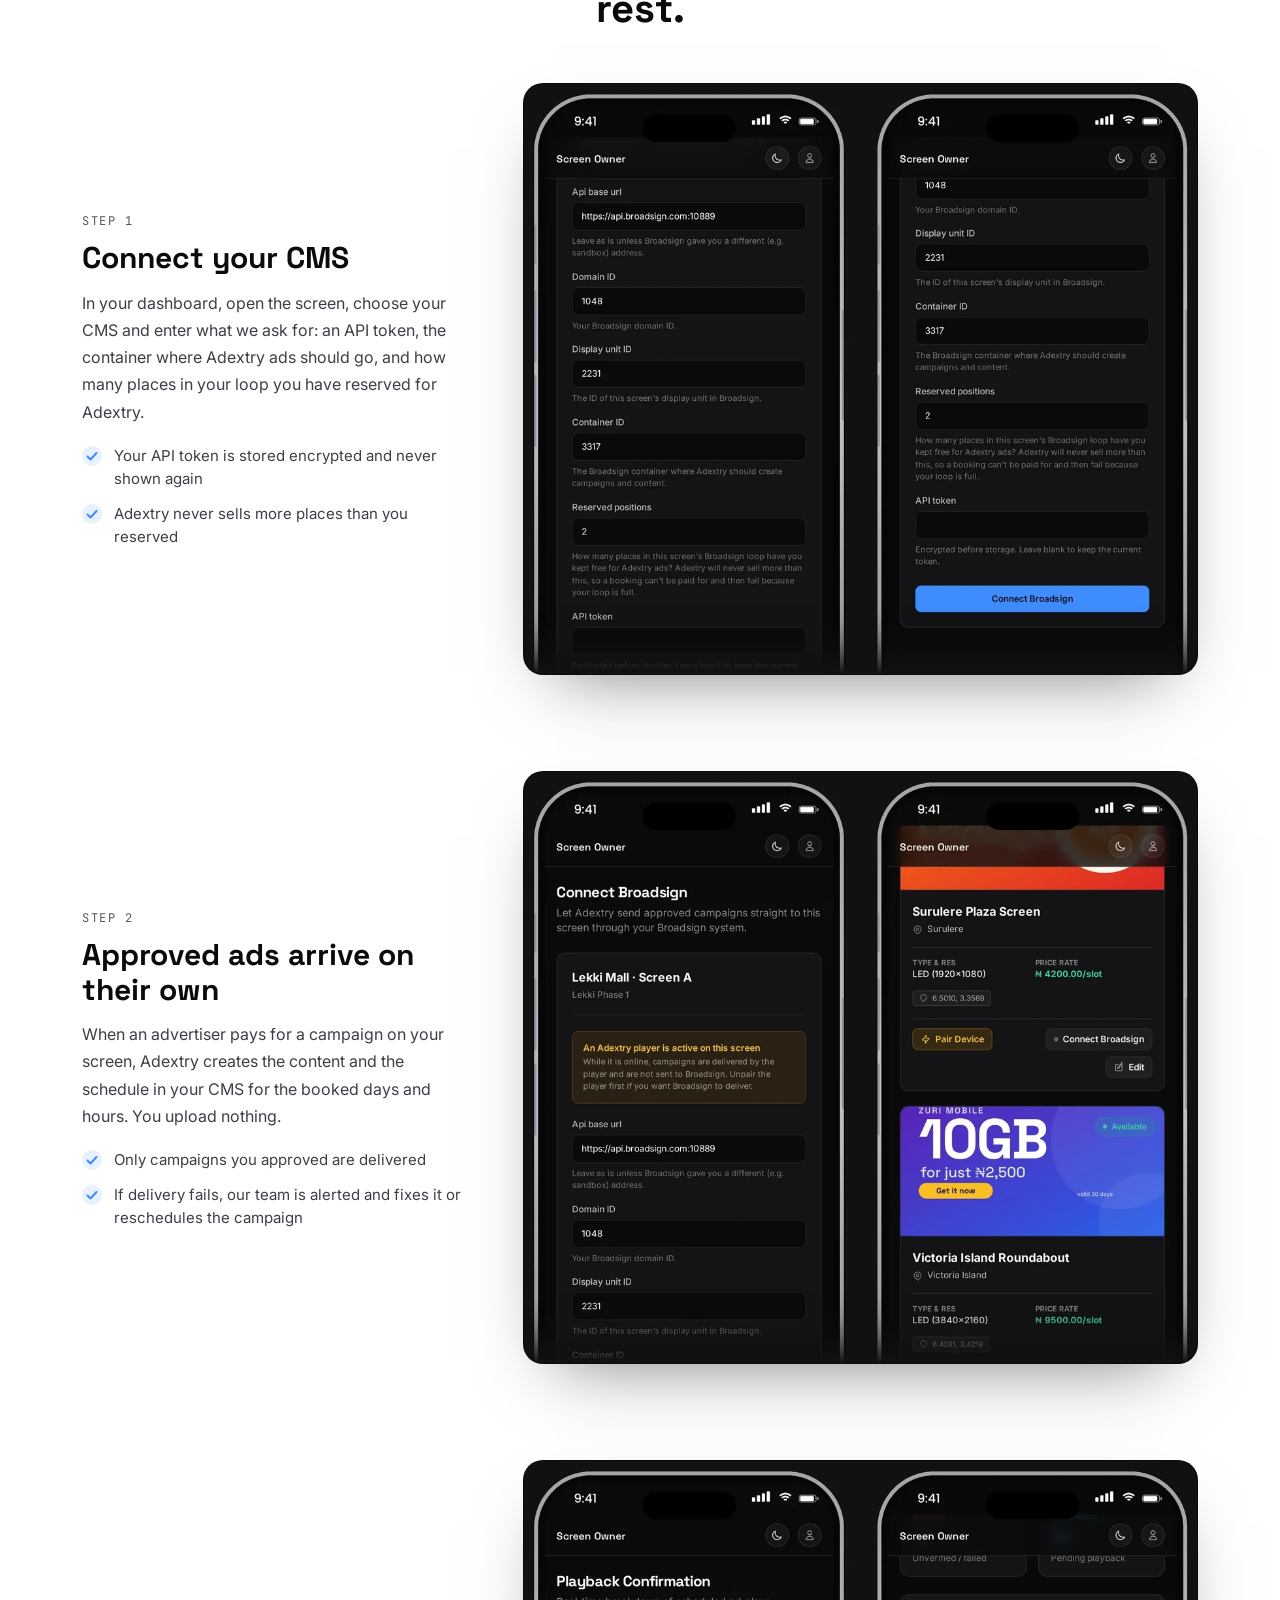
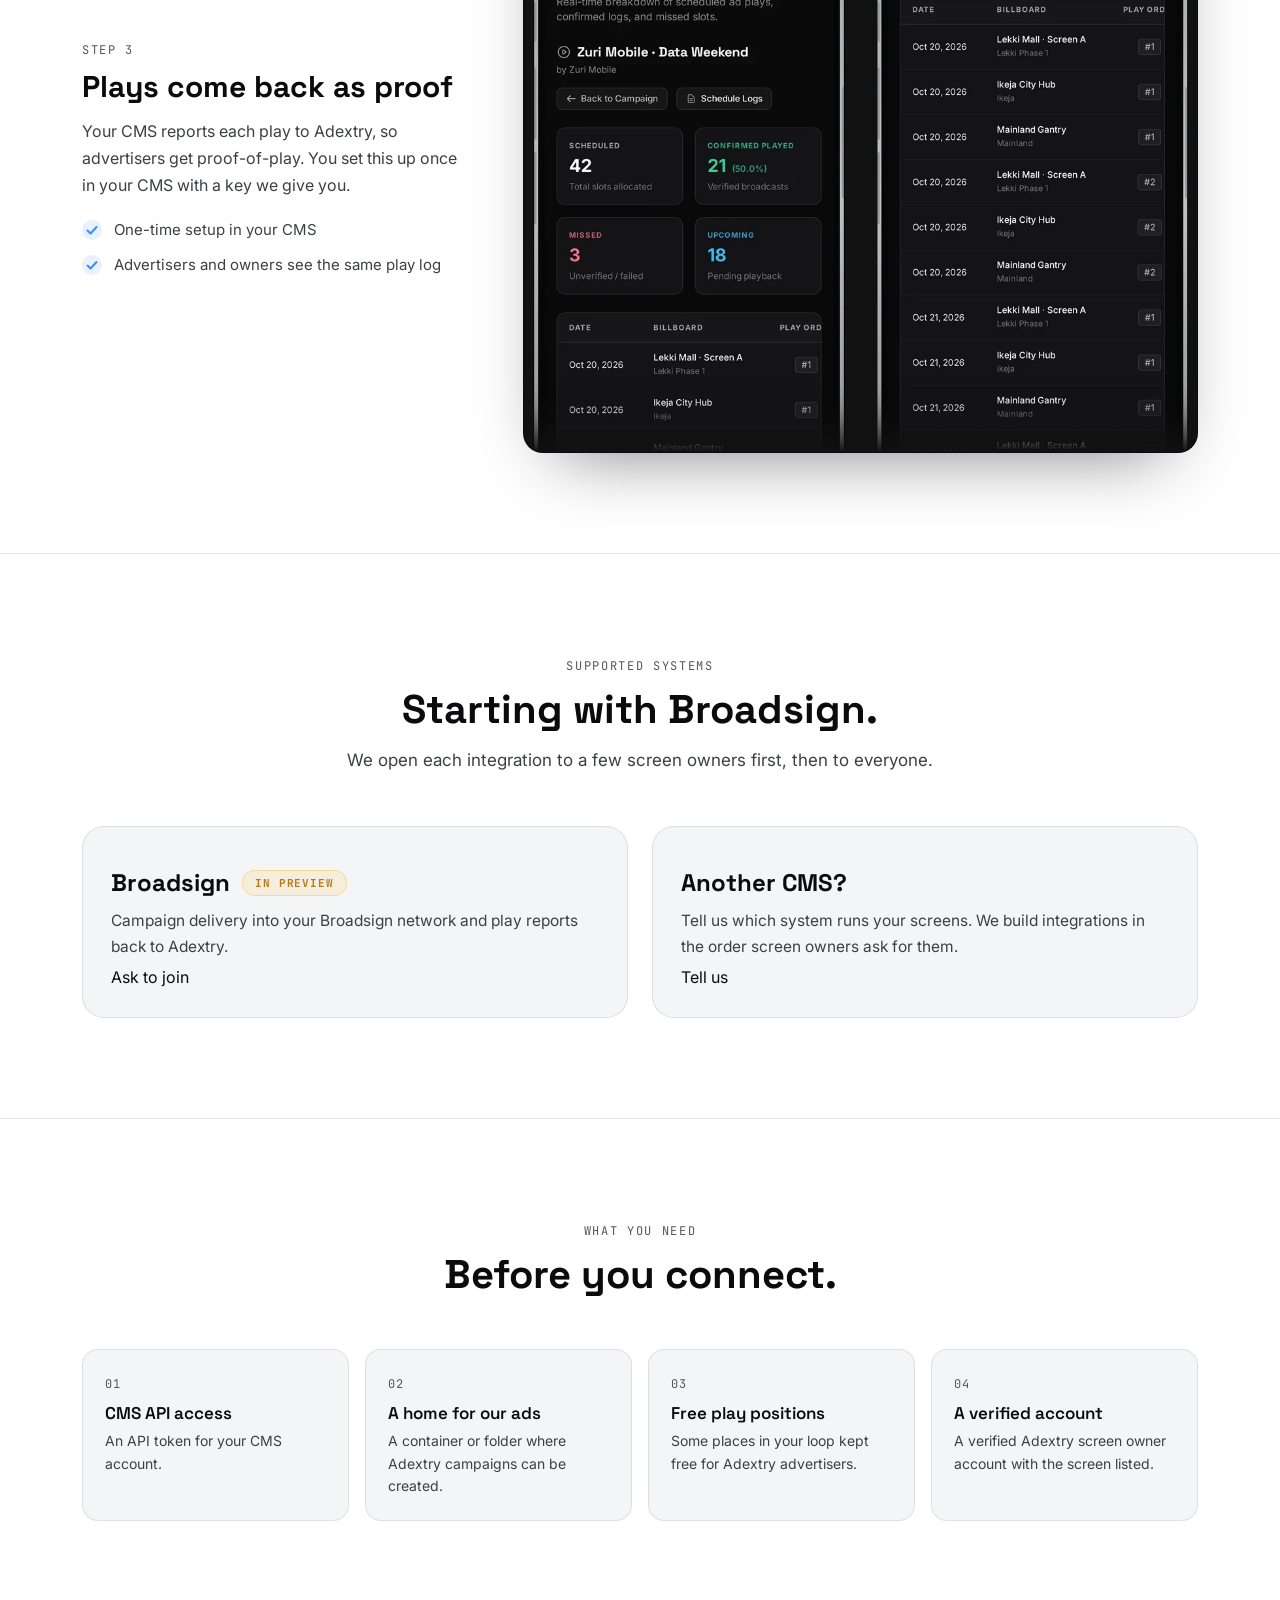
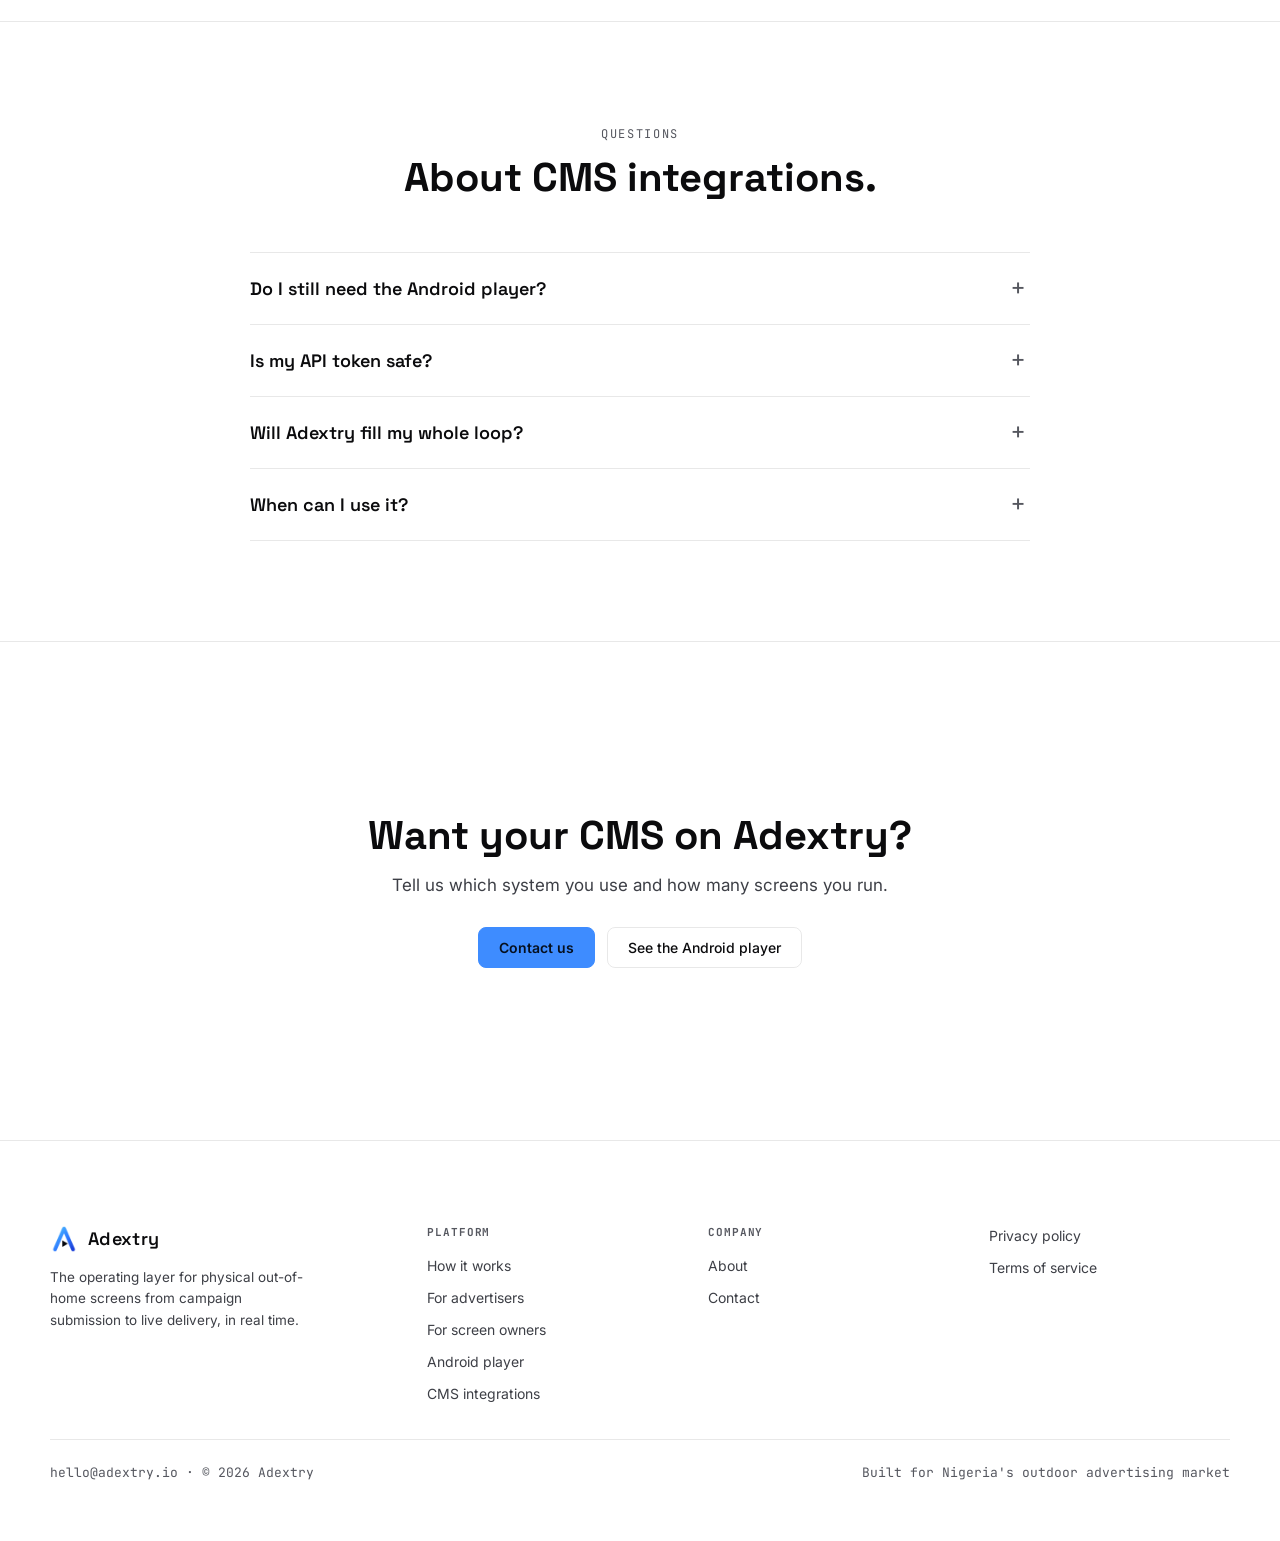
<file: integrations/index.html>
<!DOCTYPE html>
<html lang="en">
<head>
<meta charset="UTF-8" />
<meta name="viewport" content="width=device-width, initial-scale=1.0" />
<meta name="color-scheme" content="dark light">
<title>CMS integrations · Adextry</title>

<meta name="description" content="Already run a screen network on a CMS? Connect it to Adextry. We deliver approved campaigns into your CMS and read back what played.">
<meta name="theme-color" content="#2563EB">
<link rel="icon" href="../static/images/logo/favicon.ico" sizes="any">
<link rel="icon" type="image/png" sizes="32x32" href="../static/images/logo/favicon-32.png">
<link rel="icon" type="image/png" sizes="192x192" href="../static/images/logo/favicon-192.png">
<link rel="apple-touch-icon" href="../static/images/logo/apple-touch-icon.png">
<meta property="og:site_name" content="Adextry">
<meta property="og:type" content="website">
<meta property="og:title" content="Adextry: advertise on real screens, without the salesperson">
<meta property="og:description" content="Book digital billboards across Nigeria. Proof-of-play for every airing.">
<meta property="og:image" content="://../static/images/logo/og-image.png">
<meta name="twitter:card" content="summary_large_image">

<link rel="preconnect" href="https://fonts.googleapis.com">
<link href="https://fonts.googleapis.com/css2?family=Space+Grotesk:wght@400;500;600;700&family=Inter:wght@400;500;600&family=JetBrains+Mono:wght@400;500&display=swap" rel="stylesheet">
<link rel="stylesheet" href="../static/css/adextry/base.css">

<!--<script src="https://unpkg.com/htmx.org@1.9.10"></script>-->


<link rel="stylesheet" href="../static/css/adextry/components.css">
<link rel="stylesheet" href="../static/css/adextry/how_it_works.css">
<link rel="stylesheet" href="../static/css/adextry/marketing.css">

<link rel="stylesheet" href="../static/css/adextry/theme-light.css">
</head>
<body>


<nav id="nav">
  <div class="wrap nav-row">
    <a href="../" class="logo">
      <img
        src="../static/images/logo/logo-dark.png"
        alt="Adextry"
        class="logo-mark-img logo-t-dark"
      >
<img
        src="../static/images/logo/logo-light.png"
        alt="" aria-hidden="true"
        class="logo-mark-img logo-t-light"
      >
      <span class="logo-word">Adextry</span>
    </a>

    <div class="nav-links">
      <a href="../how-it-works/"
          class="">How it works</a>
          <a href="../player/" class="">Android player</a>
      <a href="../integrations/"
      class="">Integrations</a>
      <a href="../about/"
          class="">About</a>
      <a href="../contact/"
          class="">Contact</a>
    </div>

    <div class="nav-actions">
      <a href="../contact/" class="btn btn-primary">Get started</a>
    </div>

    <!-- Mobile-only hamburger, hidden on desktop via CSS -->
    <button class="nav-toggle" id="navToggle" aria-label="Open menu" aria-expanded="false" aria-controls="mobileMenu">
      <span></span><span></span><span></span>
    </button>
  </div>
</nav>

<!-- Mobile slide-down menu, hidden on desktop via CSS -->
<div class="mobile-menu" id="mobileMenu">
  <a href="../how-it-works/"
     class="">How it works</a>
  <a href="../player/"
    class="">Android player</a>
  <a href="../integrations/"
    class="">Integrations</a>
  <a href="../about/"
     class="">About</a>
  <a href="../contact/"
     class="">Contact</a>
  <div class="mobile-actions">
    <a href="../contact/" class="btn btn-primary">Get started</a>
  </div>
</div>



<header class="page-head">
  <div class="wrap">
    <span class="badge badge--soon">In preview</span><br>
    <span class="eyebrow">CMS integrations</span>
    <h1>Already run a screen network? Plug Adextry in.</h1>
    <p>If your screens are managed by a CMS, connect it to Adextry. We deliver approved campaigns into your CMS and read back what played, so you do not need the Android player.</p>
    <div class="hero-ctas">
      <a href="../contact/" class="btn btn-primary">Join the preview</a>
      <a href="../player/" class="btn btn-ghost">Use the Android player instead</a>
    </div>
  </div>
</header>

<div class="wrap page-hero-media reveal">
  <div class="media-frame"><picture><source media="(max-width: 760px)" srcset="../static/images/illustrations/int-1-hero-single.webp" width="505" height="905"><img src="../static/images/illustrations/int-1-hero.webp" alt="Adextry sending campaigns to a CMS and reading play reports back" width="1030" height="905" loading="lazy"></picture></div>
</div>

<section class="section">
  <div class="wrap">
    <div class="section-head">
      <span class="eyebrow">How it works</span>
      <h2>Connect once. Adextry does the rest.</h2>
    </div>

    <div class="showcase reveal">
      <div class="showcase-text">
        <span class="eyebrow">Step 1</span>
        <h3>Connect your CMS</h3>
        <p>In your dashboard, open the screen, choose your CMS and enter what we ask for: an API token, the container where Adextry ads should go, and how many places in your loop you have reserved for Adextry.</p>
        <ul class="checklist"><li>Your API token is stored encrypted and never shown again</li><li>Adextry never sells more places than you reserved</li></ul>
      </div>
      <div class="showcase-media"><div class="media-frame"><picture><source media="(max-width: 760px)" srcset="../static/images/illustrations/int-2-connect-single.webp" width="505" height="905"><img src="../static/images/illustrations/int-2-connect.webp" alt="Connecting a CMS with an API token and reserved places" width="1030" height="905" loading="lazy"></picture></div></div>
    </div>

    <div class="showcase showcase--reverse reveal">
      <div class="showcase-text">
        <span class="eyebrow">Step 2</span>
        <h3>Approved ads arrive on their own</h3>
        <p>When an advertiser pays for a campaign on your screen, Adextry creates the content and the schedule in your CMS for the booked days and hours. You upload nothing.</p>
        <ul class="checklist"><li>Only campaigns you approved are delivered</li><li>If delivery fails, our team is alerted and fixes it or reschedules the campaign</li></ul>
      </div>
      <div class="showcase-media"><div class="media-frame"><picture><source media="(max-width: 760px)" srcset="../static/images/illustrations/int-1-hero-single.webp" width="505" height="905"><img src="../static/images/illustrations/int-1-hero.webp" alt="Campaigns flowing from Adextry through a CMS to screens" width="1030" height="905" loading="lazy"></picture></div></div>
    </div>

    <div class="showcase reveal">
      <div class="showcase-text">
        <span class="eyebrow">Step 3</span>
        <h3>Plays come back as proof</h3>
        <p>Your CMS reports each play to Adextry, so advertisers get proof-of-play. You set this up once in your CMS with a key we give you.</p>
        <ul class="checklist"><li>One-time setup in your CMS</li><li>Advertisers and owners see the same play log</li></ul>
      </div>
      <div class="showcase-media"><div class="media-frame"><picture><source media="(max-width: 760px)" srcset="../static/images/illustrations/int-3-reports-single.webp" width="505" height="905"><img src="../static/images/illustrations/int-3-reports.webp" alt="Plays reported by a CMS shown as proof-of-play" width="1030" height="905" loading="lazy"></picture></div></div>
    </div>
  </div>
</section>

<section class="section section--ruled">
  <div class="wrap">
    <div class="section-head">
      <span class="eyebrow">Supported systems</span>
      <h2>Starting with Broadsign.</h2>
      <p>We open each integration to a few screen owners first, then to everyone.</p>
    </div>
    <div class="duo">
      <div class="duo-card">
        <div class="body" style="padding-top:12px">
          <h3>Broadsign <span class="badge badge--soon">In preview</span></h3>
          <p>Campaign delivery into your Broadsign network and play reports back to Adextry.</p>
          <a href="../contact/" class="card-link">Ask to join</a>
        </div>
      </div>
      <div class="duo-card">
        <div class="body" style="padding-top:12px">
          <h3>Another CMS?</h3>
          <p>Tell us which system runs your screens. We build integrations in the order screen owners ask for them.</p>
          <a href="../contact/" class="card-link">Tell us</a>
        </div>
      </div>
    </div>
  </div>
</section>

<section class="section section--ruled">
  <div class="wrap">
    <div class="section-head">
      <span class="eyebrow">What you need</span>
      <h2>Before you connect.</h2>
    </div>
    <div class="need-grid">
      <div class="need reveal"><span class="num">01</span><h4>CMS API access</h4><p>An API token for your CMS account.</p></div>
      <div class="need reveal" style="transition-delay:70ms"><span class="num">02</span><h4>A home for our ads</h4><p>A container or folder where Adextry campaigns can be created.</p></div>
      <div class="need reveal" style="transition-delay:140ms"><span class="num">03</span><h4>Free play positions</h4><p>Some places in your loop kept free for Adextry advertisers.</p></div>
      <div class="need reveal" style="transition-delay:210ms"><span class="num">04</span><h4>A verified account</h4><p>A verified Adextry screen owner account with the screen listed.</p></div>
    </div>
  </div>
</section>

<section class="section section--ruled">
  <div class="wrap">
    <div class="section-head">
      <span class="eyebrow">Questions</span>
      <h2>About CMS integrations.</h2>
    </div>
    <div class="faq">
      <details><summary>Do I still need the Android player?</summary><div class="answer">No. A screen is run by either the Adextry player or your CMS. If your CMS already drives the screen, connect the CMS and skip the player.</div></details>
      <details><summary>Is my API token safe?</summary><div class="answer">Yes. We store it encrypted and never display it again after you save it. You can replace it at any time.</div></details>
      <details><summary>Will Adextry fill my whole loop?</summary><div class="answer">No. You choose how many places to reserve for Adextry, and we never sell more than that, so booked ads always fit.</div></details>
      <details><summary>When can I use it?</summary><div class="answer">CMS integrations are in preview with a small group of screen owners. <a href="../contact/">Contact us</a> and we will let you know when yours is ready.</div></details>
    </div>
  </div>
</section>

<section class="section section--ruled">
  <div class="wrap">
    <div class="band reveal">
      <h2>Want your CMS on Adextry?</h2>
      <p>Tell us which system you use and how many screens you run.</p>
      <div class="band-actions">
        <a href="../contact/" class="btn btn-primary">Contact us</a>
        <a href="../player/" class="btn btn-ghost">See the Android player</a>
      </div>
    </div>
  </div>
</section>




<footer class="site-footer">
  <div class="wrap footer-grid">

    <div class="footer-brand">
      <div class="logo">
        <img
          src="../static/images/logo/logo-dark.png"
          alt="Adextry"
          class="logo-mark-img logo-t-dark"
        >
<img
          src="../static/images/logo/logo-light.png"
          alt="" aria-hidden="true"
          class="logo-mark-img logo-t-light"
        >
        <span class="logo-word">Adextry</span>
      </div>
      <p>The operating layer for physical out-of-home screens from campaign submission to live delivery, in real time.</p>
      <!--
        <div class="social-row">
          <a href="#" aria-label="X / Twitter">X</a>
          <a href="#" aria-label="LinkedIn">in</a>
          <a href="#" aria-label="Instagram">IG</a>
        </div>
      -->
    </div>

    <div class="footer-col">
      <h4>Platform</h4>
      <ul>
        <li><a href="../how-it-works/">How it works</a></li>
        <li><a href="../how-it-works/#advertisers">For advertisers</a></li>
        <li><a href="../how-it-works/#screen-owners">For screen owners</a></li>
        <li><a href="../player/">Android player</a></li>
        <li><a href="../integrations/">CMS integrations</a></li>
      </ul>
    </div>

    <div class="footer-col">
      <h4>Company</h4>
      <ul>
        <li><a href="../about/">About</a></li>
        <li><a href="../contact/">Contact</a></li>
      </ul>
    </div>

    <div class="footer-col">
      <ul>
        <li><a href="../privacy/">Privacy policy</a></li>
        <li><a href="../terms/">Terms of service</a></li>
       </ul>
     </div>

  </div>

  <div class="wrap footer-bottom">
    <div class="footer-meta">
      <a href="mailto:hello@adextry.io">hello@adextry.io</a>
      <span class="dot">&middot;</span>
      <span>&copy; 2026 Adextry</span>
    </div>
    <div class="footer-meta">
      <span>Built for Nigeria's outdoor advertising market</span>
    </div>
  </div>
</footer>

<script src="../static/js/adextry/base.js"></script>

</body>
</html>
</file>
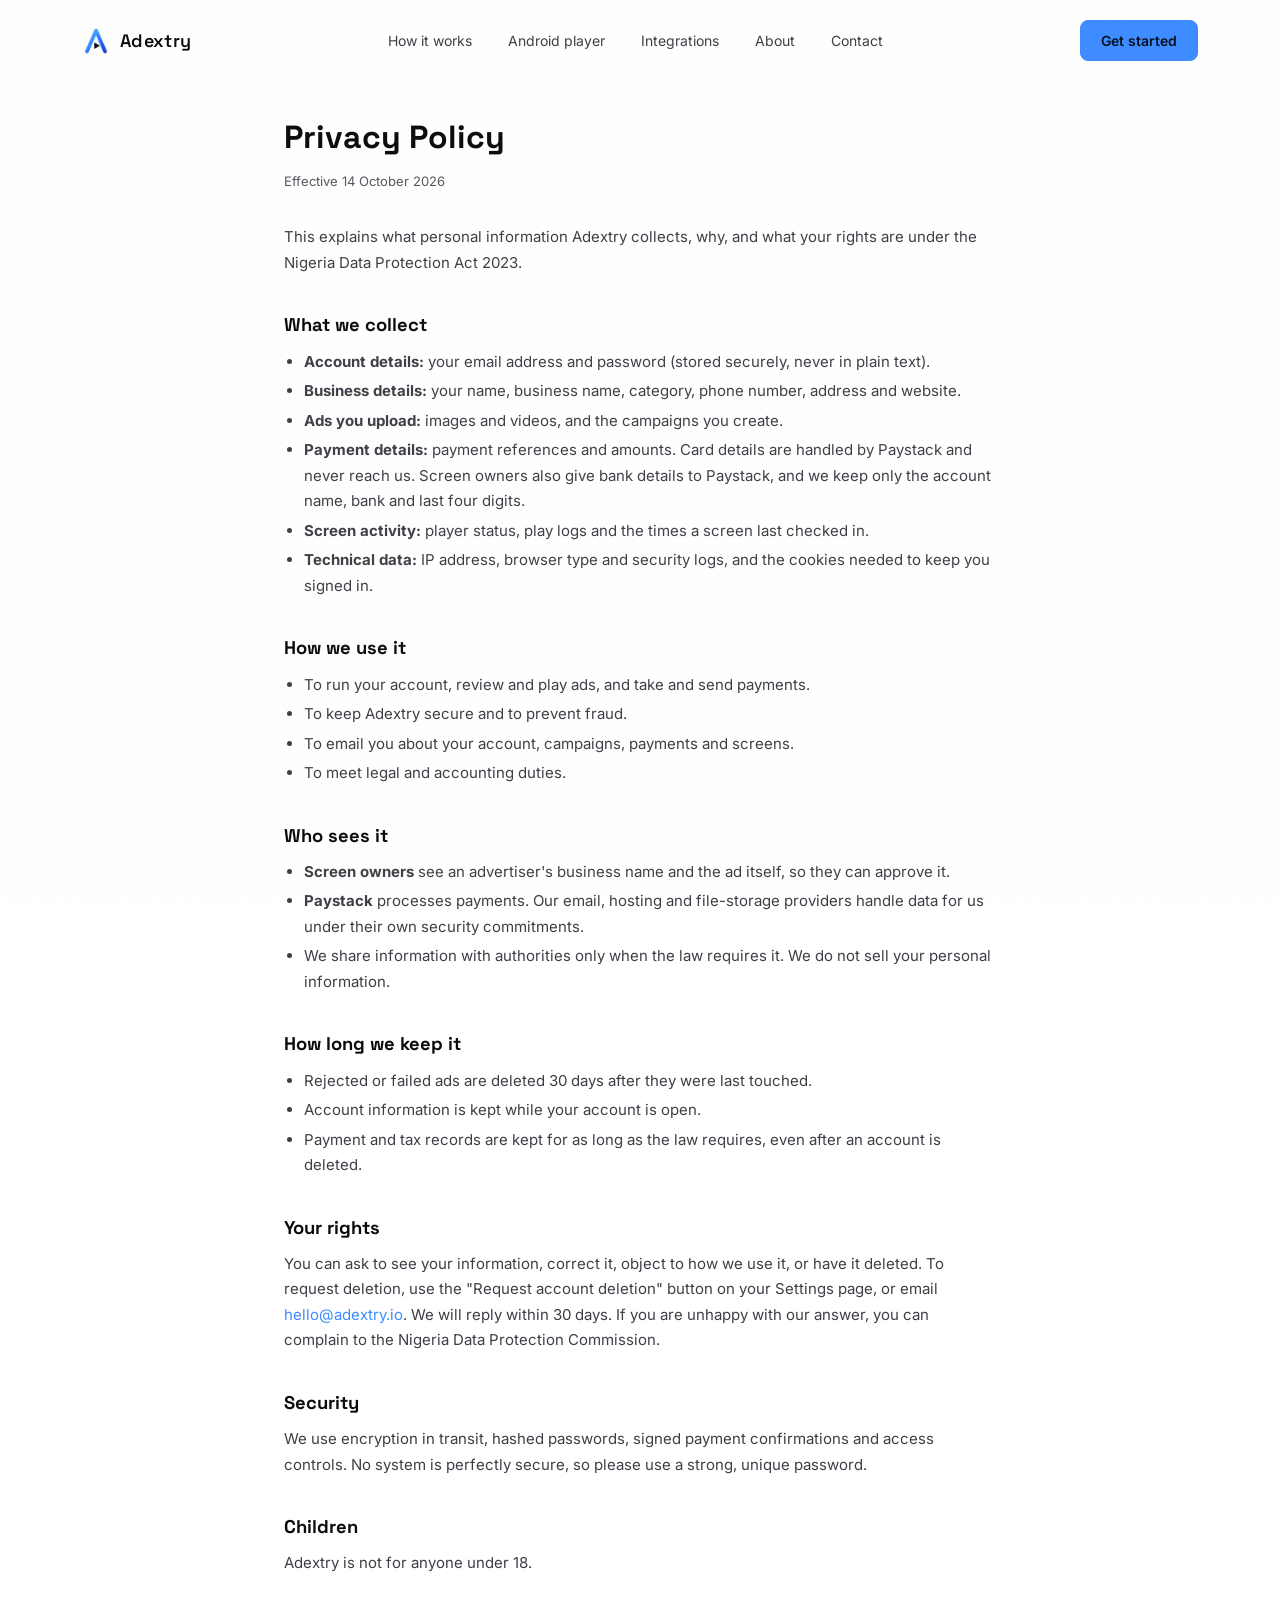
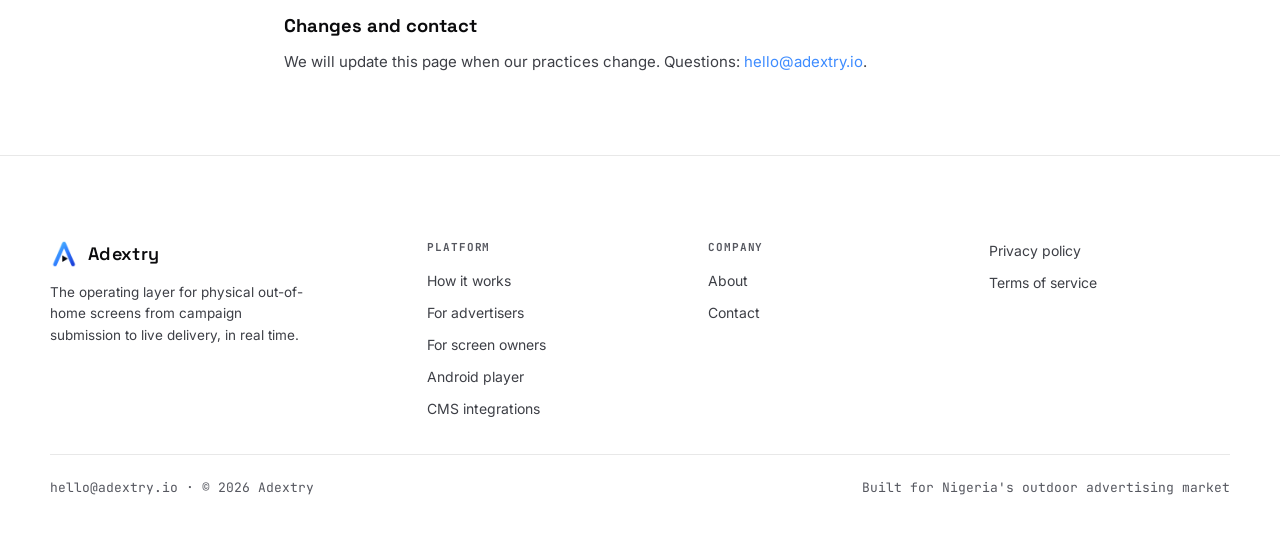
<file: privacy/index.html>
<!DOCTYPE html>
<html lang="en">
<head>
<meta charset="UTF-8" />
<meta name="viewport" content="width=device-width, initial-scale=1.0" />
<meta name="color-scheme" content="dark light">
<title>Privacy Policy · Adextry</title>

<meta name="description" content="Adextry connects advertisers with digital billboards and screens across Nigeria. Choose your screens, pay in naira, and get proof-of-play for every airing.">
<meta name="theme-color" content="#2563EB">
<link rel="icon" href="../static/images/logo/favicon.ico" sizes="any">
<link rel="icon" type="image/png" sizes="32x32" href="../static/images/logo/favicon-32.png">
<link rel="icon" type="image/png" sizes="192x192" href="../static/images/logo/favicon-192.png">
<link rel="apple-touch-icon" href="../static/images/logo/apple-touch-icon.png">
<meta property="og:site_name" content="Adextry">
<meta property="og:type" content="website">
<meta property="og:title" content="Adextry: advertise on real screens, without the salesperson">
<meta property="og:description" content="Book digital billboards across Nigeria. Proof-of-play for every airing.">
<meta property="og:image" content="://../static/images/logo/og-image.png">
<meta name="twitter:card" content="summary_large_image">

<link rel="preconnect" href="https://fonts.googleapis.com">
<link href="https://fonts.googleapis.com/css2?family=Space+Grotesk:wght@400;500;600;700&family=Inter:wght@400;500;600&family=JetBrains+Mono:wght@400;500&display=swap" rel="stylesheet">
<link rel="stylesheet" href="../static/css/adextry/base.css">

<!--<script src="https://unpkg.com/htmx.org@1.9.10"></script>-->


<style>
  .legal { max-width: 760px; margin: 0 auto; padding: 110px 24px 80px; color: var(--text-mid); line-height: 1.7; font-size: 15px; }
  .legal h1 { color: var(--text-hi); font-family: 'Space Grotesk', sans-serif; font-size: 2rem; margin: 0 0 6px; }
  .legal .updated { color: var(--text-low); font-size: 13px; margin-bottom: 32px; }
  .legal h2 { color: var(--text-hi); font-family: 'Space Grotesk', sans-serif; font-size: 1.15rem; margin: 34px 0 8px; }
  .legal ul { padding-left: 20px; }
  .legal li { margin: 4px 0; }
  .legal a { color: var(--accent); }
</style>

<link rel="stylesheet" href="../static/css/adextry/theme-light.css">
</head>
<body>


<nav id="nav">
  <div class="wrap nav-row">
    <a href="../" class="logo">
      <img
        src="../static/images/logo/logo-dark.png"
        alt="Adextry"
        class="logo-mark-img logo-t-dark"
      >
<img
        src="../static/images/logo/logo-light.png"
        alt="" aria-hidden="true"
        class="logo-mark-img logo-t-light"
      >
      <span class="logo-word">Adextry</span>
    </a>

    <div class="nav-links">
      <a href="../how-it-works/"
          class="">How it works</a>
          <a href="../player/" class="">Android player</a>
      <a href="../integrations/"
      class="">Integrations</a>
      <a href="../about/"
          class="">About</a>
      <a href="../contact/"
          class="">Contact</a>
    </div>

    <div class="nav-actions">
      <a href="../contact/" class="btn btn-primary">Get started</a>
    </div>

    <!-- Mobile-only hamburger, hidden on desktop via CSS -->
    <button class="nav-toggle" id="navToggle" aria-label="Open menu" aria-expanded="false" aria-controls="mobileMenu">
      <span></span><span></span><span></span>
    </button>
  </div>
</nav>

<!-- Mobile slide-down menu, hidden on desktop via CSS -->
<div class="mobile-menu" id="mobileMenu">
  <a href="../how-it-works/"
     class="">How it works</a>
  <a href="../player/"
    class="">Android player</a>
  <a href="../integrations/"
    class="">Integrations</a>
  <a href="../about/"
     class="">About</a>
  <a href="../contact/"
     class="">Contact</a>
  <div class="mobile-actions">
    <a href="../contact/" class="btn btn-primary">Get started</a>
  </div>
</div>


<main class="legal">
  
<h1>Privacy Policy</h1>
<p class="updated">Effective 14 October 2026</p>

<p>This explains what personal information Adextry collects, why, and what your rights are under the Nigeria Data Protection Act 2023.</p>

<h2>What we collect</h2>
<ul>
  <li><strong>Account details:</strong> your email address and password (stored securely, never in plain text).</li>
  <li><strong>Business details:</strong> your name, business name, category, phone number, address and website.</li>
  <li><strong>Ads you upload:</strong> images and videos, and the campaigns you create.</li>
  <li><strong>Payment details:</strong> payment references and amounts. Card details are handled by Paystack and never reach us. Screen owners also give bank details to Paystack, and we keep only the account name, bank and last four digits.</li>
  <li><strong>Screen activity:</strong> player status, play logs and the times a screen last checked in.</li>
  <li><strong>Technical data:</strong> IP address, browser type and security logs, and the cookies needed to keep you signed in.</li>
</ul>

<h2>How we use it</h2>
<ul>
  <li>To run your account, review and play ads, and take and send payments.</li>
  <li>To keep Adextry secure and to prevent fraud.</li>
  <li>To email you about your account, campaigns, payments and screens.</li>
  <li>To meet legal and accounting duties.</li>
</ul>

<h2>Who sees it</h2>
<ul>
  <li><strong>Screen owners</strong> see an advertiser's business name and the ad itself, so they can approve it.</li>
  <li><strong>Paystack</strong> processes payments. Our email, hosting and file-storage providers handle data for us under their own security commitments.</li>
  <li>We share information with authorities only when the law requires it. We do not sell your personal information.</li>
</ul>

<h2>How long we keep it</h2>
<ul>
  <li>Rejected or failed ads are deleted 30 days after they were last touched.</li>
  <li>Account information is kept while your account is open.</li>
  <li>Payment and tax records are kept for as long as the law requires, even after an account is deleted.</li>
</ul>

<h2>Your rights</h2>
<p>You can ask to see your information, correct it, object to how we use it, or have it deleted. To request deletion, use the "Request account deletion" button on your Settings page, or email <a href="mailto:hello@adextry.io">hello@adextry.io</a>. We will reply within 30 days. If you are unhappy with our answer, you can complain to the Nigeria Data Protection Commission.</p>

<h2>Security</h2>
<p>We use encryption in transit, hashed passwords, signed payment confirmations and access controls. No system is perfectly secure, so please use a strong, unique password.</p>

<h2>Children</h2>
<p>Adextry is not for anyone under 18.</p>

<h2>Changes and contact</h2>
<p>We will update this page when our practices change. Questions: <a href="mailto:hello@adextry.io">hello@adextry.io</a>.</p>

</main>



<footer class="site-footer">
  <div class="wrap footer-grid">

    <div class="footer-brand">
      <div class="logo">
        <img
          src="../static/images/logo/logo-dark.png"
          alt="Adextry"
          class="logo-mark-img logo-t-dark"
        >
<img
          src="../static/images/logo/logo-light.png"
          alt="" aria-hidden="true"
          class="logo-mark-img logo-t-light"
        >
        <span class="logo-word">Adextry</span>
      </div>
      <p>The operating layer for physical out-of-home screens from campaign submission to live delivery, in real time.</p>
      <!--
        <div class="social-row">
          <a href="#" aria-label="X / Twitter">X</a>
          <a href="#" aria-label="LinkedIn">in</a>
          <a href="#" aria-label="Instagram">IG</a>
        </div>
      -->
    </div>

    <div class="footer-col">
      <h4>Platform</h4>
      <ul>
        <li><a href="../how-it-works/">How it works</a></li>
        <li><a href="../how-it-works/#advertisers">For advertisers</a></li>
        <li><a href="../how-it-works/#screen-owners">For screen owners</a></li>
        <li><a href="../player/">Android player</a></li>
        <li><a href="../integrations/">CMS integrations</a></li>
      </ul>
    </div>

    <div class="footer-col">
      <h4>Company</h4>
      <ul>
        <li><a href="../about/">About</a></li>
        <li><a href="../contact/">Contact</a></li>
      </ul>
    </div>

    <div class="footer-col">
      <ul>
        <li><a href="../privacy/">Privacy policy</a></li>
        <li><a href="../terms/">Terms of service</a></li>
       </ul>
     </div>

  </div>

  <div class="wrap footer-bottom">
    <div class="footer-meta">
      <a href="mailto:hello@adextry.io">hello@adextry.io</a>
      <span class="dot">&middot;</span>
      <span>&copy; 2026 Adextry</span>
    </div>
    <div class="footer-meta">
      <span>Built for Nigeria's outdoor advertising market</span>
    </div>
  </div>
</footer>

<script src="../static/js/adextry/base.js"></script>

</body>
</html>
</file>
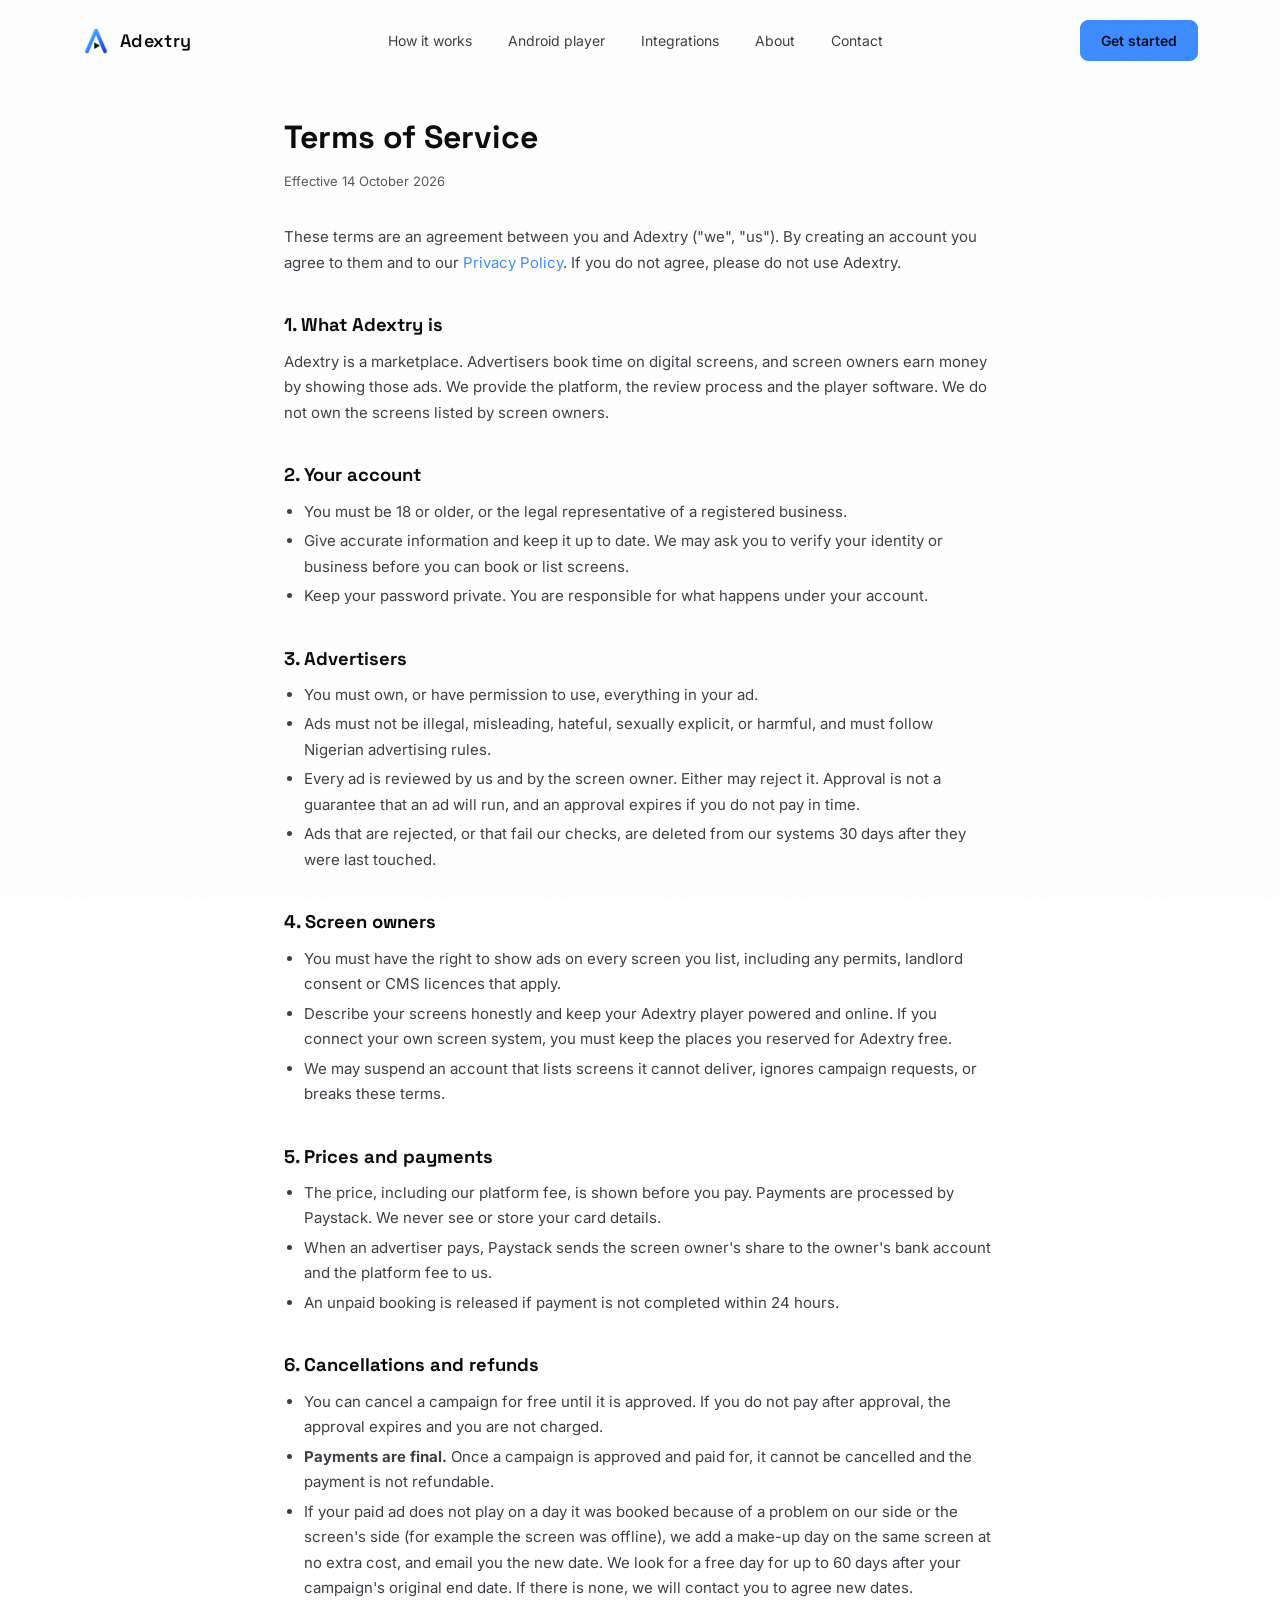
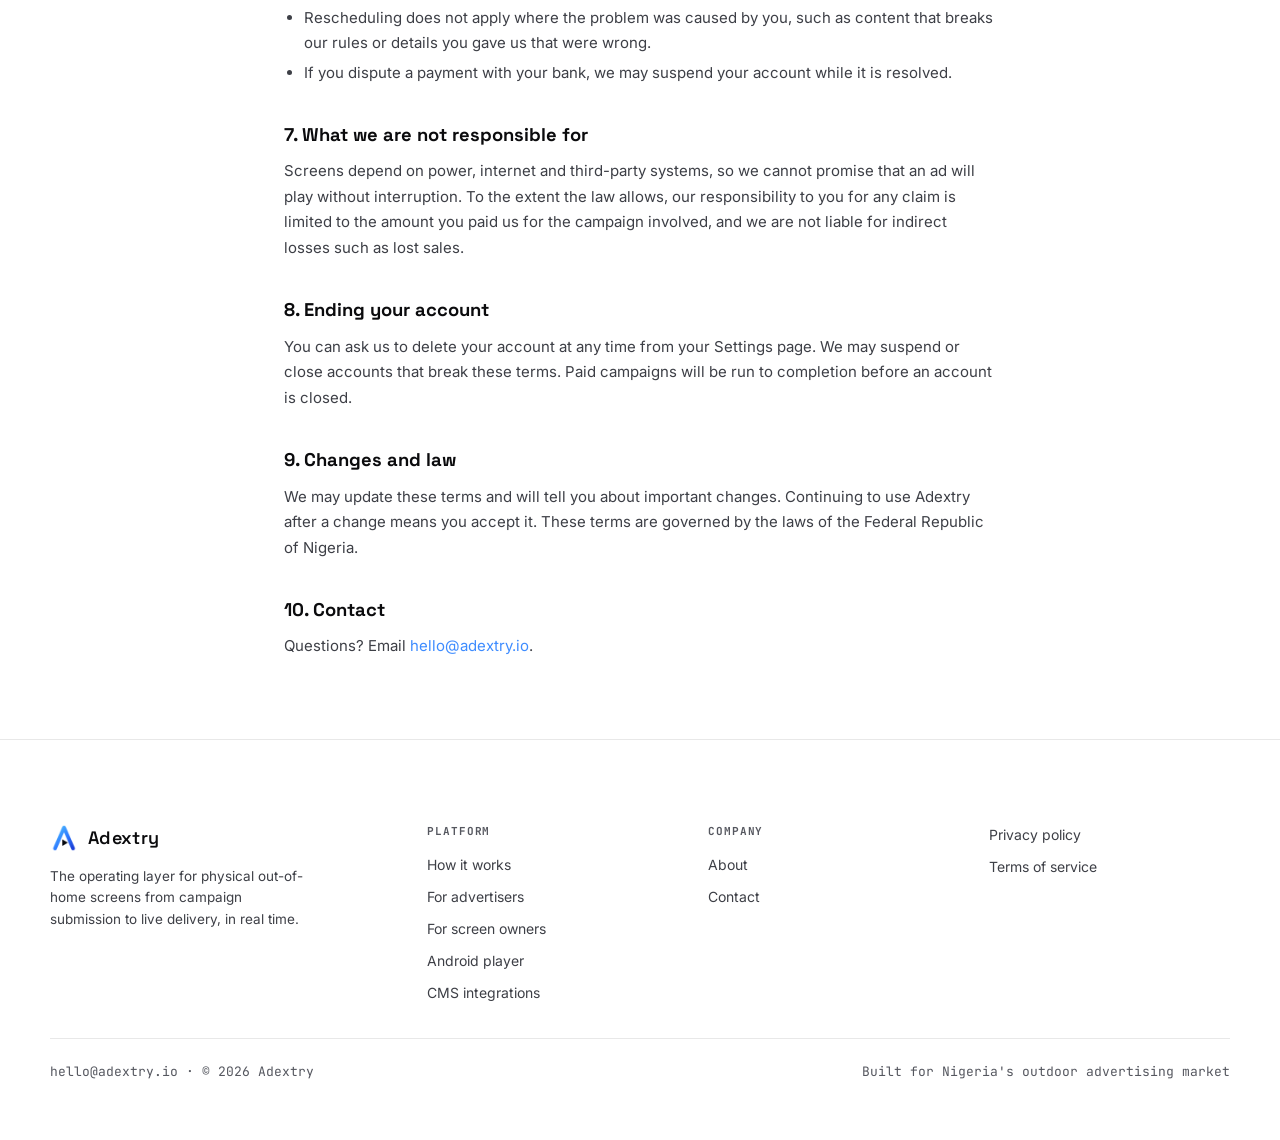
<file: terms/index.html>
<!DOCTYPE html>
<html lang="en">
<head>
<meta charset="UTF-8" />
<meta name="viewport" content="width=device-width, initial-scale=1.0" />
<meta name="color-scheme" content="dark light">
<title>Terms of Service · Adextry</title>

<meta name="description" content="Adextry connects advertisers with digital billboards and screens across Nigeria. Choose your screens, pay in naira, and get proof-of-play for every airing.">
<meta name="theme-color" content="#2563EB">
<link rel="icon" href="../static/images/logo/favicon.ico" sizes="any">
<link rel="icon" type="image/png" sizes="32x32" href="../static/images/logo/favicon-32.png">
<link rel="icon" type="image/png" sizes="192x192" href="../static/images/logo/favicon-192.png">
<link rel="apple-touch-icon" href="../static/images/logo/apple-touch-icon.png">
<meta property="og:site_name" content="Adextry">
<meta property="og:type" content="website">
<meta property="og:title" content="Adextry: advertise on real screens, without the salesperson">
<meta property="og:description" content="Book digital billboards across Nigeria. Proof-of-play for every airing.">
<meta property="og:image" content="://../static/images/logo/og-image.png">
<meta name="twitter:card" content="summary_large_image">

<link rel="preconnect" href="https://fonts.googleapis.com">
<link href="https://fonts.googleapis.com/css2?family=Space+Grotesk:wght@400;500;600;700&family=Inter:wght@400;500;600&family=JetBrains+Mono:wght@400;500&display=swap" rel="stylesheet">
<link rel="stylesheet" href="../static/css/adextry/base.css">

<!--<script src="https://unpkg.com/htmx.org@1.9.10"></script>-->


<style>
  .legal { max-width: 760px; margin: 0 auto; padding: 110px 24px 80px; color: var(--text-mid); line-height: 1.7; font-size: 15px; }
  .legal h1 { color: var(--text-hi); font-family: 'Space Grotesk', sans-serif; font-size: 2rem; margin: 0 0 6px; }
  .legal .updated { color: var(--text-low); font-size: 13px; margin-bottom: 32px; }
  .legal h2 { color: var(--text-hi); font-family: 'Space Grotesk', sans-serif; font-size: 1.15rem; margin: 34px 0 8px; }
  .legal ul { padding-left: 20px; }
  .legal li { margin: 4px 0; }
  .legal a { color: var(--accent); }
</style>

<link rel="stylesheet" href="../static/css/adextry/theme-light.css">
</head>
<body>


<nav id="nav">
  <div class="wrap nav-row">
    <a href="../" class="logo">
      <img
        src="../static/images/logo/logo-dark.png"
        alt="Adextry"
        class="logo-mark-img logo-t-dark"
      >
<img
        src="../static/images/logo/logo-light.png"
        alt="" aria-hidden="true"
        class="logo-mark-img logo-t-light"
      >
      <span class="logo-word">Adextry</span>
    </a>

    <div class="nav-links">
      <a href="../how-it-works/"
          class="">How it works</a>
          <a href="../player/" class="">Android player</a>
      <a href="../integrations/"
      class="">Integrations</a>
      <a href="../about/"
          class="">About</a>
      <a href="../contact/"
          class="">Contact</a>
    </div>

    <div class="nav-actions">
      <a href="../contact/" class="btn btn-primary">Get started</a>
    </div>

    <!-- Mobile-only hamburger, hidden on desktop via CSS -->
    <button class="nav-toggle" id="navToggle" aria-label="Open menu" aria-expanded="false" aria-controls="mobileMenu">
      <span></span><span></span><span></span>
    </button>
  </div>
</nav>

<!-- Mobile slide-down menu, hidden on desktop via CSS -->
<div class="mobile-menu" id="mobileMenu">
  <a href="../how-it-works/"
     class="">How it works</a>
  <a href="../player/"
    class="">Android player</a>
  <a href="../integrations/"
    class="">Integrations</a>
  <a href="../about/"
     class="">About</a>
  <a href="../contact/"
     class="">Contact</a>
  <div class="mobile-actions">
    <a href="../contact/" class="btn btn-primary">Get started</a>
  </div>
</div>


<main class="legal">
  
<h1>Terms of Service</h1>
<p class="updated">Effective 14 October 2026</p>

<p>These terms are an agreement between you and Adextry ("we", "us"). By creating an account you agree to them and to our <a href="../privacy/">Privacy Policy</a>. If you do not agree, please do not use Adextry.</p>

<h2>1. What Adextry is</h2>
<p>Adextry is a marketplace. Advertisers book time on digital screens, and screen owners earn money by showing those ads. We provide the platform, the review process and the player software. We do not own the screens listed by screen owners.</p>

<h2>2. Your account</h2>
<ul>
  <li>You must be 18 or older, or the legal representative of a registered business.</li>
  <li>Give accurate information and keep it up to date. We may ask you to verify your identity or business before you can book or list screens.</li>
  <li>Keep your password private. You are responsible for what happens under your account.</li>
</ul>

<h2>3. Advertisers</h2>
<ul>
  <li>You must own, or have permission to use, everything in your ad.</li>
  <li>Ads must not be illegal, misleading, hateful, sexually explicit, or harmful, and must follow Nigerian advertising rules.</li>
  <li>Every ad is reviewed by us and by the screen owner. Either may reject it. Approval is not a guarantee that an ad will run, and an approval expires if you do not pay in time.</li>
  <li>Ads that are rejected, or that fail our checks, are deleted from our systems 30 days after they were last touched.</li>
</ul>

<h2>4. Screen owners</h2>
<ul>
  <li>You must have the right to show ads on every screen you list, including any permits, landlord consent or CMS licences that apply.</li>
  <li>Describe your screens honestly and keep your Adextry player powered and online. If you connect your own screen system, you must keep the places you reserved for Adextry free.</li>
  <li>We may suspend an account that lists screens it cannot deliver, ignores campaign requests, or breaks these terms.</li>
</ul>

<h2>5. Prices and payments</h2>
<ul>
  <li>The price, including our platform fee, is shown before you pay. Payments are processed by Paystack. We never see or store your card details.</li>
  <li>When an advertiser pays, Paystack sends the screen owner's share to the owner's bank account and the platform fee to us.</li>
  <li>An unpaid booking is released if payment is not completed within 24 hours.</li>
</ul>

<h2>6. Cancellations and refunds</h2>
<ul>
  <li>You can cancel a campaign for free until it is approved. If you do not pay after approval, the approval expires and you are not charged.</li>
  <li><strong>Payments are final.</strong> Once a campaign is approved and paid for, it cannot be cancelled and the payment is not refundable.</li>
  <li>If your paid ad does not play on a day it was booked because of a problem on our side or the screen's side (for example the screen was offline), we add a make-up day on the same screen at no extra cost, and email you the new date. We look for a free day for up to 60 days after your campaign's original end date. If there is none, we will contact you to agree new dates.</li>
  <li>Rescheduling does not apply where the problem was caused by you, such as content that breaks our rules or details you gave us that were wrong.</li>
  <li>If you dispute a payment with your bank, we may suspend your account while it is resolved.</li>
 </ul>

<h2>7. What we are not responsible for</h2>
<p>Screens depend on power, internet and third-party systems, so we cannot promise that an ad will play without interruption. To the extent the law allows, our responsibility to you for any claim is limited to the amount you paid us for the campaign involved, and we are not liable for indirect losses such as lost sales.</p>

<h2>8. Ending your account</h2>
<p>You can ask us to delete your account at any time from your Settings page. We may suspend or close accounts that break these terms. Paid campaigns will be run to completion before an account is closed.</p>

<h2>9. Changes and law</h2>
<p>We may update these terms and will tell you about important changes. Continuing to use Adextry after a change means you accept it. These terms are governed by the laws of the Federal Republic of Nigeria.</p>

<h2>10. Contact</h2>
<p>Questions? Email <a href="mailto:hello@adextry.io">hello@adextry.io</a>.</p>

</main>



<footer class="site-footer">
  <div class="wrap footer-grid">

    <div class="footer-brand">
      <div class="logo">
        <img
          src="../static/images/logo/logo-dark.png"
          alt="Adextry"
          class="logo-mark-img logo-t-dark"
        >
<img
          src="../static/images/logo/logo-light.png"
          alt="" aria-hidden="true"
          class="logo-mark-img logo-t-light"
        >
        <span class="logo-word">Adextry</span>
      </div>
      <p>The operating layer for physical out-of-home screens from campaign submission to live delivery, in real time.</p>
      <!--
        <div class="social-row">
          <a href="#" aria-label="X / Twitter">X</a>
          <a href="#" aria-label="LinkedIn">in</a>
          <a href="#" aria-label="Instagram">IG</a>
        </div>
      -->
    </div>

    <div class="footer-col">
      <h4>Platform</h4>
      <ul>
        <li><a href="../how-it-works/">How it works</a></li>
        <li><a href="../how-it-works/#advertisers">For advertisers</a></li>
        <li><a href="../how-it-works/#screen-owners">For screen owners</a></li>
        <li><a href="../player/">Android player</a></li>
        <li><a href="../integrations/">CMS integrations</a></li>
      </ul>
    </div>

    <div class="footer-col">
      <h4>Company</h4>
      <ul>
        <li><a href="../about/">About</a></li>
        <li><a href="../contact/">Contact</a></li>
      </ul>
    </div>

    <div class="footer-col">
      <ul>
        <li><a href="../privacy/">Privacy policy</a></li>
        <li><a href="../terms/">Terms of service</a></li>
       </ul>
     </div>

  </div>

  <div class="wrap footer-bottom">
    <div class="footer-meta">
      <a href="mailto:hello@adextry.io">hello@adextry.io</a>
      <span class="dot">&middot;</span>
      <span>&copy; 2026 Adextry</span>
    </div>
    <div class="footer-meta">
      <span>Built for Nigeria's outdoor advertising market</span>
    </div>
  </div>
</footer>

<script src="../static/js/adextry/base.js"></script>

</body>
</html>
</file>
<file: static/css/adextry/base.css>
/* dark mood */

:root{
  --bg: #000000;
  --panel: #131316;
  --panel-border: rgba(255,255,255,0.08);
  --chrome-1: #F4F5F7;
  --chrome-2: #9DA0A6;
  --chrome-3: #4A4B52;
  --text-hi: #F2F2F5;
  --text-mid: #C2C3CA;
  --text-low: #8F9096;
  --accent: #3E8CFF;
  --accent-dim: rgba(62,140,255,0.12);
}

*{ margin:0; padding:0; box-sizing:border-box; }

html{ scroll-behavior:smooth; }

body{
  background: var(--bg);
  color: var(--text-hi);
  font-family: 'Inter', sans-serif;
  overflow-x:hidden;
  position:relative;
}

/* subtle grain, present on every page */
body::before{
  content:"";
  position:fixed;
  inset:0;
  pointer-events:none;
  z-index:2;
  opacity:0.035;
  background-image:url("data:image/svg+xml,%3Csvg xmlns='http://www.w3.org/2000/svg' width='120' height='120'%3E%3Cfilter id='n'%3E%3CfeTurbulence type='fractalNoise' baseFrequency='0.9' numOctaves='2' stitchTiles='stitch'/%3E%3C/filter%3E%3Crect width='100%25' height='100%25' filter='url(%23n)'/%3E%3C/svg%3E");
}

a{ color:inherit; text-decoration:none; }
button{ font-family:inherit; cursor:pointer; }

:focus-visible{
  outline: 2px solid var(--accent);
  outline-offset: 3px;
  border-radius: 4px;
}

.wrap{
  max-width: 1180px;
  margin: 0 auto;
  padding: 0 32px;
}

.eyebrow{
  font-family:'JetBrains Mono', monospace;
  font-size: 12px;
  letter-spacing: 0.14em;
  text-transform: uppercase;
  color: var(--text-low);
}

/* ---------- NAV (identical on every page) ---------- */
nav{
  position: fixed;
  top:0; left:0; right:0;
  z-index: 50;
  padding: 20px 0;
  background: rgba(10,10,11,0);
  border-bottom: 1px solid transparent;
  transition: background .4s ease, border-color .4s ease, backdrop-filter .4s ease;
}
nav.scrolled{
  background: rgba(10,10,11,0.72);
  backdrop-filter: blur(14px);
  border-bottom: 1px solid var(--panel-border);
}
.nav-row{
  display:flex;
  align-items:center;
  justify-content:space-between;
}
.logo{
  display:flex;
  align-items:center;
  gap:10px;
}

.logo-mark{
  width: 22px; height: 20px;
  clip-path: polygon(50% 0%, 100% 100%, 0% 100%);
  background: linear-gradient(155deg, var(--chrome-1) 0%, var(--chrome-2) 45%, var(--chrome-3) 60%, var(--chrome-1) 100%);
}
/* Real logo image (static/images/logo.png), falls back to .logo-mark shape onerror */
.logo-mark-img{
  width: 28px;
  height: 28px;
  object-fit: contain;
  display: block;
}
/* Logo: dark-mode (white play button) / light-mode (dark play button) pair */
.logo-t-light{ display:none; }
@media (prefers-color-scheme: light){
  .logo-t-dark{ display:none; }
  .logo-t-light{ display:block; }
}

.logo-word{
  font-family:'Space Grotesk', sans-serif;
  font-weight:600;
  font-size: 18px;
  letter-spacing: 0.02em;
}
.nav-links{
  display:flex;
  align-items:center;
  gap: 36px;
  font-size: 14px;
  color: var(--text-mid);
}
.nav-links a{ transition: color .2s ease; }
.nav-links a:hover{ color: var(--text-hi); }
.nav-links a.active{ color: var(--text-hi); }

.nav-actions{
  display:flex;
  align-items:center;
  gap: 14px;
}

.btn{
  display:inline-flex;
  align-items:center;
  gap:8px;
  padding: 11px 20px;
  font-size: 14px;
  font-weight: 500;
  border-radius: 8px;
  border: 1px solid var(--panel-border);
  background: transparent;
  color: var(--text-hi);
  position:relative;
  overflow:hidden;
}
.btn-primary{
  background: var(--accent);
  border-color: var(--accent);
  color: #06101F;
  font-weight: 600;
}
.btn-primary:hover{ background:#5A9EFF; }
.btn-ghost:hover{ border-color: var(--chrome-2); background: rgba(255,255,255,0.03); }

.see-how{
  font-size: 14px;
  color: var(--text-mid);
  border-bottom: 1px solid transparent;
  transition: border-color .2s ease, color .2s ease;
}
.see-how:hover{ color: var(--text-hi); border-color: var(--text-mid); }

/* ---------- MOBILE NAV (hamburger + slide-down menu) ---------- */
.nav-toggle{
  display:none;
  flex-direction:column;
  align-items:center;
  justify-content:center;
  gap:5px;
  width: 36px; height: 36px;
  background:none;
  border:none;
  padding:8px;
}
.nav-toggle span{
  width:22px; height:2px;
  background: var(--text-hi);
  border-radius:2px;
  transition: transform .25s ease, opacity .25s ease;
}
.nav-toggle.active span:nth-child(1){ transform: translateY(7px) rotate(45deg); }
.nav-toggle.active span:nth-child(2){ opacity:0; }
.nav-toggle.active span:nth-child(3){ transform: translateY(-7px) rotate(-45deg); }

.mobile-menu{
  display:none;
  position:fixed;
  top:0; left:0; right:0;
  z-index:49;
  background: rgba(5,5,6,0.98);
  backdrop-filter: blur(14px);
  border-bottom: 1px solid var(--panel-border);
  padding: 90px 32px 32px;
  flex-direction:column;
  gap: 22px;
  opacity:0;
  transform: translateY(-12px);
  transition: opacity .25s ease, transform .25s ease;
  pointer-events:none;
}
.mobile-menu a{
  font-size: 17px;
  font-weight: 500;
  color: var(--text-mid);
}
.mobile-menu a:hover, .mobile-menu a.active{ color: var(--text-hi); }
.mobile-menu .mobile-actions{
  display:flex;
  flex-direction:column;
  gap: 12px;
  margin-top: 8px;
  padding-top: 20px;
  border-top: 1px solid var(--panel-border);
}
.mobile-menu .btn{ width:100%; justify-content:center; }

/* JS adds/removes this to actually show the menu */
.mobile-menu.active{
  display:flex;
  opacity:1;
  transform:none;
  pointer-events:auto;
}

/* ---------- SCROLL REVEAL (shared utility) ---------- */
.reveal{
  opacity:0;
  transform: translateY(32px);
  transition: opacity .8s cubic-bezier(0.16,1,0.3,1), transform .8s cubic-bezier(0.16,1,0.3,1);
}
.reveal.in-view{ opacity:1; transform:none; }
.reveal-stagger.in-view > *{ transition-delay: calc(var(--i, 0) * 90ms); }


/* ---------- SOCIAL LINKS STYLING ---------- */
.social-row {
  display: flex;
  align-items: center;
  gap: 12px;
  margin: 20px 0 28px;
}

.social-row a {
  display: inline-flex;
  align-items: center;
  justify-content: center;
  width: 32px;
  height: 32px;
  border-radius: 6px;
  border: 1px solid var(--panel-border);
  background: var(--panel);
  font-family: 'JetBrains Mono', monospace;
  font-size: 12px;
  color: var(--text-mid);
  transition: all 0.2s ease;
}

.social-row a:hover {
  color: var(--text-hi);
  border-color: rgba(255, 255, 255, 0.2);
  background: rgba(255, 255, 255, 0.05);
}

@media (prefers-reduced-motion: reduce){
  .reveal{ opacity:1 !important; transform:none !important; transition:none !important; }
  html{ scroll-behavior:auto; }
}

/* ---------- FOOTER (identical on every page) ---------- */
.site-footer{
  border-top: 1px solid var(--panel-border);
  padding: 36px 0;
}
.footer-row{
  display:flex;
  align-items:center;
  justify-content:space-between;
  flex-wrap:wrap;
  gap: 20px;
}
.footer-links{
  display:flex;
  gap: 28px;
  font-size: 14px;
  color: var(--text-mid);
}
.footer-links a:hover{ color: var(--text-hi); }
.footer-meta{
  font-size: 13px;
  color: var(--text-low);
  display:flex;
  align-items:center;
  gap: 8px;
  font-family:'JetBrains Mono', monospace;
}
.footer-meta a:hover{ color: var(--text-mid); }
.footer-grid{
  display:grid;
  grid-template-columns: 1.4fr 1fr 1fr 1fr;
  gap: 40px;
  padding: 48px 0 36px;
}
.footer-brand p{
  font-size: 13.5px;
  color: var(--text-mid);
  line-height: 1.6;
  margin: 14px 0 18px;
  max-width: 260px;
}
.footer-col h4{
  font-family:'JetBrains Mono', monospace;
  font-size: 11px;
  letter-spacing: 0.08em;
  text-transform: uppercase;
  color: var(--text-low);
  margin-bottom: 16px;
}
.footer-col ul{ list-style:none; display:flex; flex-direction:column; gap: 12px; }
.footer-col a{ font-size: 14px; color: var(--text-mid); transition: color .2s ease; }
.footer-col a:hover{ color: var(--text-hi); }
 
.footer-bottom{
  display:flex;
  align-items:center;
  justify-content:space-between;
  flex-wrap:wrap;
  gap: 16px;
  padding: 24px 0;
  border-top: 1px solid var(--panel-border);
}

@media (max-width: 900px) {
  .footer-grid {
    grid-template-columns: repeat(3, 1fr);
    gap: 32px 24px;
  }
  .footer-brand {
    grid-column: 1 / -1;
    margin-bottom: 8px;
  }
  .footer-brand p {
    max-width: 100%;
  }
}

@media (max-width: 480px){
  .footer-grid{ grid-template-columns: 1fr; }
}

@media (max-width: 760px){
  .nav-links{ display:none; }
  .nav-actions{ display:none; }
  .nav-toggle{ display:flex; }
}
@media (min-width: 761px){
  .mobile-menu{ display:none !important; }
}

@media (max-width: 600px) {
  .site-footer {
    padding: 24px 0 36px;
  }

  .footer-grid {
    /* Keeps Platform & Company side by side, puts Legal below */
    grid-template-columns: 1fr 1fr;
    gap: 28px 16px;
    padding: 32px 0 28px;
  }

  .footer-col h4 {
    margin-bottom: 12px;
  }

  .footer-col ul {
    gap: 10px;
  }

  .footer-bottom {
    flex-direction: column;
    align-items: flex-start;
    gap: 12px;
    padding-top: 20px;
  }

  .footer-meta {
    flex-wrap: wrap;
    font-size: 12px;
  }
}
</file>
<file: static/css/adextry/components.css>
/* Used on inner pages (About, How It Works) — the closing CTA banner */
.cta-banner{
  margin: 0 32px 90px;
  max-width: 1180px;
  margin-left:auto;
  margin-right:auto;
  background: linear-gradient(180deg, var(--panel), #0d0d0f);
  border: 1px solid var(--panel-border);
  border-radius: 20px;
  padding: 56px;
  text-align:center;
}
.cta-banner h3{
  font-family:'Space Grotesk', sans-serif;
  font-size: 26px;
  font-weight:600;
  margin-bottom: 20px;
}
</file>
<file: static/css/adextry/about.css>
/* PAGE HEADER (About variant) */
.page-head{ padding: 180px 0 70px; }
.page-head h1{
  font-family:'Space Grotesk', sans-serif; font-weight: 700;
  font-size: clamp(34px, 4.6vw, 52px); line-height: 1.08; margin: 16px 0 20px; max-width: 680px;
}
.page-head p{ font-size: 17px; line-height: 1.65; color: var(--text-mid); max-width: 620px; }

/* MISSION / VISION */
.duo{ padding: 40px 0 90px; display:grid; grid-template-columns: 1fr 1fr; gap: 24px; }
.duo .panel{ background: var(--panel); border: 1px solid var(--panel-border); border-radius: 16px; padding: 32px; }
.duo h3{ font-family:'Space Grotesk', sans-serif; font-size: 19px; font-weight:600; margin-bottom: 12px; }
.duo p{ font-size: 14.5px; line-height: 1.65; color: var(--text-mid); }

/* PROBLEM NARRATIVE */
.narrative{ padding: 90px 0; border-top: 1px solid var(--panel-border); }
.narrative .grid{ display:grid; grid-template-columns: 0.9fr 1.1fr; gap: 60px; align-items:start; }
.narrative h2{ font-family:'Space Grotesk', sans-serif; font-size: 28px; font-weight:600; line-height:1.2; }
.narrative .body p{ font-size: 15px; line-height: 1.75; color: var(--text-mid); margin-bottom: 18px; }
.narrative .body p:last-child{ margin-bottom:0; }

/* ROADMAP TIMELINE */
.roadmap{ padding: 90px 0 110px; border-top: 1px solid var(--panel-border); }
.roadmap-head{ max-width: 560px; margin-bottom: 56px; }
.roadmap-head h2{ font-family:'Space Grotesk', sans-serif; font-size: 28px; font-weight:600; margin-top:12px; }
.timeline{ position:relative; display:flex; flex-direction:column; gap: 44px; }
.timeline::before{
  content:""; position:absolute; left: 9px; top: 6px; bottom: 6px; width: 1px;
  background: linear-gradient(var(--chrome-2), transparent);
}
.t-item{ position:relative; padding-left: 40px; }
.t-item::before{
  content:""; position:absolute; left: 0; top: 3px; width: 20px; height: 20px; border-radius: 50%;
  border: 1px solid var(--panel-border);
  background: var(--panel);
}
.t-item.done::before{ background: var(--accent); border-color: var(--accent); box-shadow: 0 0 10px 2px var(--accent-dim); }
.t-item .tag{ font-family:'JetBrains Mono', monospace; font-size: 11.5px; letter-spacing:0.08em; color: var(--text-low); text-transform:uppercase; }
.t-item h4{ font-family:'Space Grotesk', sans-serif; font-size: 18px; font-weight:600; margin: 6px 0 6px; }
.t-item p{ font-size: 14px; color: var(--text-mid); max-width: 480px; line-height:1.6; }

/* CTA BANNER — Minimal & Seamless */
.cta-banner {
  background: transparent;
  border: none;
  border-top: 1px solid var(--panel-border);
  text-align: center;
  padding: 80px 20px 110px;
}
.cta-banner h3 {
  font-family: 'Space Grotesk', sans-serif;
  font-size: 26px;
  font-weight: 600;
  color: #ffffff;
  margin-bottom: 24px;
}

@media (max-width: 960px) {
  .grid-3 { grid-template-columns: 1fr; gap: 16px; }
}

@media (max-width: 760px) {
  .duo, .narrative .grid { grid-template-columns: 1fr; }
  .page-head { padding: 150px 0 50px; }
}
</file>
<file: static/css/adextry/theme-light.css>
/* ==========================================================
   Adextry landing pages: light mode
   Load this AFTER base.css and home.css (and any other page css).
   Dark stays the default; these rules only apply when the
   visitor's device is set to light.
   ========================================================== */

:root{ color-scheme: dark light; }

@media (prefers-color-scheme: light){

  :root{
    --bg: #FFFFFF;
    --panel: #F4F5F7;
    --panel-border: rgba(0,0,0,0.09);
    --chrome-1: #3A3B41;
    --chrome-2: #6B6E75;
    --chrome-3: #17181B;
    --text-hi: #0B0B0D;
    --text-mid: #3D3F46;
    --text-low: #55575F;
    /* --accent and --accent-dim stay the same in both modes */
  }

  /* The device mockup is a lit screen, so it stays dark in both modes.
     Re-declare the dark values for everything inside it. */
  .device-stage{
    --panel-border: rgba(255,255,255,0.08);
    --chrome-1: #F4F5F7;
    --chrome-2: #9DA0A6;
    --chrome-3: #4A4B52;
    --text-hi: #F2F2F5;
    --text-mid: #A9A9B2;
    --text-low: #6E6E76;
  }
  .device-frame{
    box-shadow:
      0 40px 70px -18px rgba(0,0,0,0.35),
      0 2px 0 rgba(0,0,0,0.04);
    border-color: rgba(0,0,0,0.08);
  }
  .device-glow{ opacity: 0.75; }
  .device-stand{ opacity: 0.15; }

  /* Nav */
  nav.scrolled{ background: rgba(255,255,255,0.78); }
  .mobile-menu{ background: rgba(255,255,255,0.98); }


  /* Buttons and small controls */
  .btn-ghost:hover{ background: rgba(0,0,0,0.04); }
  .social-row a:hover{
    border-color: rgba(0,0,0,0.2);
    background: rgba(0,0,0,0.05);
  }

  /* Cards */
  .card:hover{ border-color: rgba(0,0,0,0.22); }
  .card-icon svg{ stroke: var(--text-mid); } /* overrides the inline stroke="#9DA0A6" */

  /* Contact form: contact.css hard-codes #0d0d0f for inputs, so it doesn't
     follow --panel/--bg. Give it a light field color instead. */
  .field input, .field select, .field textarea{
    background: #FFFFFF;
    border-color: rgba(0,0,0,0.14);
  }
  .field input:focus, .field select:focus, .field textarea:focus{
    border-color: var(--accent);
    outline: none;
  }
}
</file>
<file: static/css/adextry/contact.css>
/* PAGE HEADER (Contact variant) */
.page-head{ padding: 180px 0 60px; }
.page-head h1{
  font-family:'Space Grotesk', sans-serif; font-weight: 700; font-size: clamp(34px, 4.6vw, 50px);
  line-height: 1.08; margin: 16px 0 16px; max-width: 620px;
}
.page-head p{ font-size: 17px; line-height: 1.65; color: var(--text-mid); max-width: 560px; }

/* CONTACT LAYOUT */
.contact-grid{
  padding-bottom: 120px; display:grid; grid-template-columns: 1.2fr 0.8fr; gap: 40px; align-items:start;
}
.form-panel{
  background: var(--panel); border: 1px solid var(--panel-border); border-radius: 18px; padding: 40px;
}
.field{ margin-bottom: 22px; }
.field label{ display:block; font-size: 13px; color: var(--text-mid); margin-bottom: 8px; }
.field input, .field select, .field textarea{
  width:100%; background: #0d0d0f; border: 1px solid var(--panel-border); border-radius: 8px;
  padding: 12px 14px; color: var(--text-hi); font-size: 14.5px;
}
.field textarea{ resize: vertical; min-height: 110px; }
.field input::placeholder, .field textarea::placeholder{ color: var(--text-low); }
.field-row{ display:grid; grid-template-columns: 1fr 1fr; gap: 18px; }

/* Only the form's submit button should go full-width — the shared nav's
   "Get started" button (also .btn-primary) must stay its normal size. */
.form-panel button[type="submit"].btn-primary{ width: 100%; }

.info-panel{ display:flex; flex-direction:column; gap: 24px; }
.info-card{
  background: var(--panel); border: 1px solid var(--panel-border); border-radius: 16px; padding: 28px;
}
.info-card .label{ font-family:'JetBrains Mono', monospace; font-size: 11px; letter-spacing:0.08em; text-transform:uppercase; color: var(--text-low); margin-bottom: 10px; }
.info-card .value{ font-size: 16px; font-weight: 500; }
.info-card .value a:hover{ color: var(--accent); }
.social-row{ display:flex; gap: 14px; margin-top: 4px; }
.social-row a{
  width: 36px; height: 36px; border-radius: 8px; border: 1px solid var(--panel-border);
  display:flex; align-items:center; justify-content:center; font-size: 13px; color: var(--text-mid);
}
.social-row a:hover{ color: var(--text-hi); border-color: var(--chrome-2); }
.response-note{ font-size: 13.5px; color: var(--text-low); display:flex; align-items:center; gap:8px; }
.response-note::before{
  content:""; width:6px; height:6px; border-radius:50%; background: var(--accent);
  box-shadow: 0 0 8px 1px var(--accent-dim);
}

/* ---------- BUTTON & HTMX LOADING STATE ---------- */
.form-panel button[type="submit"].btn-primary {
  width: 100%;
  display: inline-flex;
  align-items: center;
  justify-content: center;
  position: relative;
  min-height: 46px; /* Maintains button height during loading */
  transition: opacity 0.2s ease, background-color 0.2s ease;
}

/* Disabled state when sending */
.form-panel button[type="submit"].btn-primary:disabled,
button.htmx-request {
  cursor: not-allowed;
  opacity: 0.85;
}

/* Hide indicator by default */
.htmx-indicator {
  display: none;
  align-items: center;
  justify-content: center;
}

/* Show spinner & hide text whether .htmx-request is on the button or form */
.htmx-request .btn-text,
button.htmx-request .btn-text {
  display: none !important;
}

.htmx-request .htmx-indicator,
button.htmx-request .htmx-indicator {
  display: flex !important;
}

/* Spinner Animation */
.spinner {
  animation: spin 0.75s linear infinite;
  display: block;
}

@keyframes spin {
  from { transform: rotate(0deg); }
  to { transform: rotate(360deg); }
}

/* ---------- SUCCESS CARD STATE ---------- */
.form-panel.success-state {
  display: flex;
  flex-direction: column;
  align-items: center;
  justify-content: center;
  text-align: center;
  padding: 64px 32px;
  opacity: 1 !important;
  transform: none !important;
}

.success-icon {
  width: 64px;
  height: 64px;
  background: var(--accent-dim);
  border-radius: 50%;
  display: flex;
  align-items: center;
  justify-content: center;
  margin-bottom: 20px;
}

.success-state h3 {
  font-family: 'Space Grotesk', sans-serif;
  font-size: 24px;
  font-weight: 600;
  color: var(--text-hi);
  margin-bottom: 12px;
}

.success-state p {
  font-size: 15px;
  line-height: 1.6;
  color: var(--text-mid);
  max-width: 380px;
  margin: 0 auto;
}

@media (max-width: 760px){
  .page-head{ padding: 150px 0 40px; }
  .contact-grid{ grid-template-columns: 1fr; }
  .field-row{ grid-template-columns: 1fr; }
}
</file>
<file: static/css/adextry/how_it_works.css>
/* PAGE HEADER (How It Works variant — centered, shorter) */
.page-head{ padding: 180px 0 50px; text-align:center; }
.page-head h1{
  font-family:'Space Grotesk', sans-serif; font-weight: 700; font-size: clamp(34px, 4.6vw, 52px);
  line-height: 1.08; margin: 16px auto 20px; max-width: 720px;
}
.page-head p{ font-size: 17px; line-height: 1.65; color: var(--text-mid); max-width: 560px; margin: 0 auto; }

/* TOGGLE */
.toggle-wrap{ display:flex; justify-content:center; padding: 30px 0 70px; }
.toggle{
  display:inline-flex; background: var(--panel); border: 1px solid var(--panel-border);
  border-radius: 999px; padding: 5px; gap: 4px;
}
.toggle button{
  border:none; background: transparent; color: var(--text-mid); font-size: 14px; font-weight: 500;
  padding: 10px 22px; border-radius: 999px; transition: all .25s ease;
}
.toggle button.active{ background: var(--accent); color: #06101F; font-weight:600; }

/* STEPS */
.track{ display:none; padding-bottom: 100px; }
.track.active{ display:block; }
.steps{ display:flex; flex-direction:column; gap: 0; max-width: 760px; margin: 0 auto; }
.step{
  display:grid; grid-template-columns: 56px 1fr; gap: 24px; padding: 32px 0;
  border-top: 1px solid var(--panel-border);
}
.step:last-child{ border-bottom: 1px solid var(--panel-border); }
.step-num{
  font-family:'Space Grotesk', sans-serif; font-size: 15px; font-weight:600; color: var(--text-low);
  width: 40px; height:40px; border-radius:10px; border:1px solid var(--panel-border);
  display:flex; align-items:center; justify-content:center;
}
.step h3{ font-family:'Space Grotesk', sans-serif; font-size: 19px; font-weight:600; margin-bottom:8px; }
.step p{ font-size: 14.5px; line-height:1.65; color: var(--text-mid); max-width: 540px; }

/* END-TO-END ARCHITECTURE */
.loop{
  padding: 90px 0 110px;
  border-top: 1px solid var(--panel-border);
}
.loop-head{
  text-align: center;
  max-width: 560px;
  margin: 0 auto 48px;
}
.loop-head h2{
  font-family: 'Space Grotesk', sans-serif;
  font-size: 28px;
  font-weight: 600;
  margin-top: 12px;
}

.flow{
  display: grid;
  grid-template-columns: repeat(4, 1fr);
  max-width: 1000px;
  margin: 0 auto;
  border-top: 1px solid var(--panel-border);
  border-bottom: 1px solid var(--panel-border);
}
.flow-step{
  padding: 28px 20px;
  border-right: 1px solid var(--panel-border);
}
.flow-step:last-child{ border-right: none; }
.flow-num{
  font-family:'JetBrains Mono', monospace;
  font-size: 12px;
  color: var(--text-low);
  display: block;
  margin-bottom: 10px;
}
.flow-step h4{
  font-family:'Space Grotesk', sans-serif;
  font-size: 16px;
  font-weight: 600;
  margin-bottom: 6px;
}
.flow-step p{
  font-size: 13px;
  line-height: 1.5;
  color: var(--text-mid);
}
.loop-return{
  text-align: center;
  font-size: 13px;
  color: var(--text-low);
  max-width: 560px;
  margin: 36px auto 0;
}

/* CTA BANNER */
.cta-banner{
  margin: 0 32px 90px;
  max-width: 1180px;
  margin-left:auto;
  margin-right:auto;
  background: transparent;
  border: none;
  text-align: center;
  padding: 60px 20px 100px;

  padding: 56px;
  text-align:center;
}
.cta-banner h3{
  font-family:'Space Grotesk', sans-serif;
  font-size: 26px;
  font-weight:600;
  margin-bottom: 20px;
}

/* RESPONSIVE */
@media (max-width: 960px){
  .flow{ grid-template-columns: 1fr; }
  .flow-step{ border-right: none; border-bottom: 1px solid var(--panel-border); }
  .flow-step:last-child{ border-bottom: none; }
}

@media (max-width: 760px){
  .page-head{ padding: 150px 0 40px; }
}
</file>
<file: static/css/adextry/marketing.css>
/* Shared building blocks for the public marketing pages (home, how it works, player, integrations).
   Uses the same tokens as base.css, so it follows the light/dark theme automatically. */

.section{ padding: 100px 0; }
.section--tight{ padding: 64px 0; }
.section--ruled{ border-top: 1px solid var(--panel-border); }
.section-head{ max-width: 720px; margin: 0 auto 52px; text-align: center; }
.section-head h2{
  font-family:'Space Grotesk', sans-serif; font-weight:700; font-size: clamp(28px, 3.6vw, 40px);
  line-height: 1.1; margin: 14px 0 14px;
}
.section-head p{ color: var(--text-mid); font-size: 17px; line-height: 1.65; }

/* image frames: the illustrations are dark panels, so they sit well on both themes */
.media-frame{
  border-radius: 20px; overflow: hidden; background: #090C13;
  border: 1px solid var(--panel-border); box-shadow: 0 30px 70px -34px rgba(0,0,0,0.55);
}
.media-frame img{ display:block; width:100%; height:auto; }

/* feature grid */
.feature-grid{ display:grid; grid-template-columns: repeat(3, 1fr); gap: 20px; }
.feature{
  background: var(--panel); border: 1px solid var(--panel-border);
  border-radius: 18px; padding: 26px;
}
.feature .ico{
  width: 44px; height: 44px; border-radius: 12px; display:grid; place-items:center;
  background: var(--accent-dim); color: var(--accent); margin-bottom: 18px;
}
.feature .ico svg{ width: 22px; height: 22px; fill:none; stroke: currentColor; stroke-width: 1.8; stroke-linecap: round; stroke-linejoin: round; }
.feature h3{ font-family:'Space Grotesk', sans-serif; font-size: 18px; font-weight:600; margin-bottom: 8px; }
.feature p{ font-size: 14.5px; line-height: 1.65; color: var(--text-mid); }

/* alternating text + image */
.showcase{ display:grid; grid-template-columns: 0.8fr 1.4fr; gap: 56px; align-items:center; }
.showcase + .showcase{ margin-top: 96px; }
.showcase > *, .duo > *, .feature-grid > *, .need-grid > *{ min-width: 0; }   /* lets long code lines scroll inside their box instead of widening the page */
.showcase--reverse .showcase-media{ order: 2; }
.showcase-text h3{ font-family:'Space Grotesk', sans-serif; font-size: clamp(24px, 2.6vw, 30px); font-weight:700; line-height:1.15; margin: 12px 0 14px; }
.showcase-text p{ color: var(--text-mid); font-size: 16px; line-height: 1.7; margin-bottom: 14px; max-width: 480px; }
.showcase-text .card-link{ margin-top: 10px; }

.checklist{ list-style:none; padding:0; margin: 18px 0 0; display:grid; gap: 12px; }
.checklist li{ display:flex; gap: 12px; align-items:flex-start; color: var(--text-mid); font-size: 15px; line-height: 1.55; }
.checklist li::before{
  content:""; flex: 0 0 20px; height: 20px; margin-top: 2px; border-radius: 50%;
  background: var(--accent-dim) url("data:image/svg+xml,%3Csvg xmlns='http://www.w3.org/2000/svg' viewBox='0 0 20 20'%3E%3Cpath d='M5.5 10.5l3 3 6-6.5' fill='none' stroke='%233E8CFF' stroke-width='2' stroke-linecap='round' stroke-linejoin='round'/%3E%3C/svg%3E") center/20px no-repeat;
}

/* how-it-works steps with a picture */
.steps--visual{ max-width: 1116px; }
.steps--visual .step{ grid-template-columns: 56px minmax(0,260px) minmax(0,1fr); gap: 32px; align-items:center; padding: 44px 0; }
.steps--visual .step p{ max-width: 260px; }
.steps--visual .step .media-frame{ border-radius: 16px; }

/* status pills */
.badge{
  display:inline-flex; align-items:center; gap:6px; padding: 5px 12px; border-radius: 999px;
  font-family:'JetBrains Mono', monospace; font-size: 11px; letter-spacing: 0.08em; text-transform: uppercase;
  background: var(--accent-dim); color: var(--accent); border: 1px solid rgba(62,140,255,0.3);
}
.badge--soon{ background: rgba(251,191,36,0.12); color: #B7791F; border-color: rgba(251,191,36,0.4); }
@media (prefers-color-scheme: dark){ .badge--soon{ color:#FBBF24; } }
:root[data-theme="dark"] .badge--soon{ color:#FBBF24; }

/* "what you need" cards */
.need-grid{ display:grid; grid-template-columns: repeat(4, 1fr); gap: 16px; }
.need{ background: var(--panel); border: 1px solid var(--panel-border); border-radius: 16px; padding: 22px; }
.need .num{ font-family:'JetBrains Mono', monospace; font-size: 12px; color: var(--text-low); letter-spacing: 0.1em; }
.need h4{ font-family:'Space Grotesk', sans-serif; font-size: 17px; font-weight:600; margin: 10px 0 6px; }
.need p{ font-size: 14px; line-height: 1.6; color: var(--text-mid); }

/* two cards: player vs CMS */
.duo{ display:grid; grid-template-columns: 1fr 1fr; gap: 24px; }
.duo-card{
  background: var(--panel); border: 1px solid var(--panel-border); border-radius: 22px; padding: 18px 18px 30px;
  display:flex; flex-direction:column;
}
.duo-card .media-frame{ margin-bottom: 24px; }
.duo-card .body{ padding: 0 10px; }
.duo-card h3{ font-family:'Space Grotesk', sans-serif; font-size: 24px; font-weight:700; margin: 10px 0 10px; display:flex; gap:12px; align-items:center; flex-wrap:wrap; }
.duo-card p{ color: var(--text-mid); font-size: 15.5px; line-height: 1.65; margin-bottom: 8px; }

/* images inside the existing home cards */
.card .card-media{ margin: -8px -8px 22px; }

/* code block */
.code-block{
  background: #090C13; color: #9CC3FF; border: 1px solid var(--panel-border); border-radius: 14px;
  padding: 18px 20px; font-family:'JetBrains Mono', monospace; font-size: 13.5px; line-height: 1.7;
  overflow-x: auto; white-space: pre; margin: 18px 0 0; max-width: 100%;
}

/* FAQ (native <details>, no script needed) */
.faq{ max-width: 780px; margin: 0 auto; }
.faq details{ border-top: 1px solid var(--panel-border); padding: 4px 0; }
.faq details:last-child{ border-bottom: 1px solid var(--panel-border); }
.faq summary{
  cursor:pointer; list-style:none; padding: 20px 40px 20px 0; position:relative;
  font-family:'Space Grotesk', sans-serif; font-size: 18px; font-weight:600;
}
.faq summary::-webkit-details-marker{ display:none; }
.faq summary::after{
  content:"+"; position:absolute; right: 4px; top: 50%; transform: translateY(-50%);
  font-size: 26px; font-weight: 400; color: var(--text-low); transition: transform .2s ease;
}
.faq details[open] summary::after{ content:"–"; }
.faq .answer{ padding: 0 0 22px; color: var(--text-mid); font-size: 15.5px; line-height: 1.7; max-width: 680px; }
.faq .answer a{ color: var(--accent); }

/* closing call-to-action band */
.band{
  text-align:center; padding: 72px 24px; border-radius: 28px; max-width: 980px; margin: 0 auto;

 
}
.band h2{ font-family:'Space Grotesk', sans-serif; font-weight:700; font-size: clamp(28px, 3.6vw, 40px); line-height:1.1; margin-bottom: 14px; }
.band p{ color: var(--text-mid); font-size: 17px; line-height:1.6; max-width: 520px; margin: 0 auto 28px; }
.band-actions{ display:flex; gap: 12px; justify-content:center; flex-wrap:wrap; }

/* page hero for the player / integrations pages */
.page-hero-media{ max-width: 980px; margin: 8px auto 0; }
.page-head .hero-ctas{ display:flex; flex-wrap:wrap; gap: 14px; justify-content:center; margin-top: 28px; }
.page-head .badge{ margin-bottom: 18px; }

@media (max-width: 960px){
  .feature-grid{ grid-template-columns: repeat(2, 1fr); }
  .need-grid{ grid-template-columns: repeat(2, 1fr); }
  .showcase{ grid-template-columns: 1fr; gap: 28px; }
  .showcase--reverse .showcase-media{ order: 0; }
  .showcase + .showcase{ margin-top: 64px; }
  .duo{ grid-template-columns: 1fr; }
  .steps--visual .step{ grid-template-columns: 56px 1fr; }
  .steps--visual .step .media-frame{ grid-column: 1 / -1; }
}
@media (max-width: 600px){
  .section{ padding: 72px 0; }
  .feature-grid, .need-grid{ grid-template-columns: 1fr; }
  .band{ padding: 52px 20px; border-radius: 22px; }
  .faq summary{ font-size: 16.5px; }
}

/* Readable app screenshots: two phones side by side on wide screens, one big phone on small ones.
   The phones fade into the panel at the bottom, so the picture can stay large without a hard cut. */
.media-frame picture{ display:block; }
.media-frame img{ background:#111; }
@media (max-width: 960px){
  .steps--visual .step p{ max-width: 520px; }
}
@media (max-width: 760px){
  /* single phone, centred, never wider than the phone is tall enough to read */
  .steps--visual .step .media-frame img,
  .showcase-media.media-frame img{ max-width: 420px; margin: 0 auto; }
}

/* link arrows stay small even on pages that don't load home.css */
.card-link svg{ width:14px; height:14px; flex:none; }
</file>
